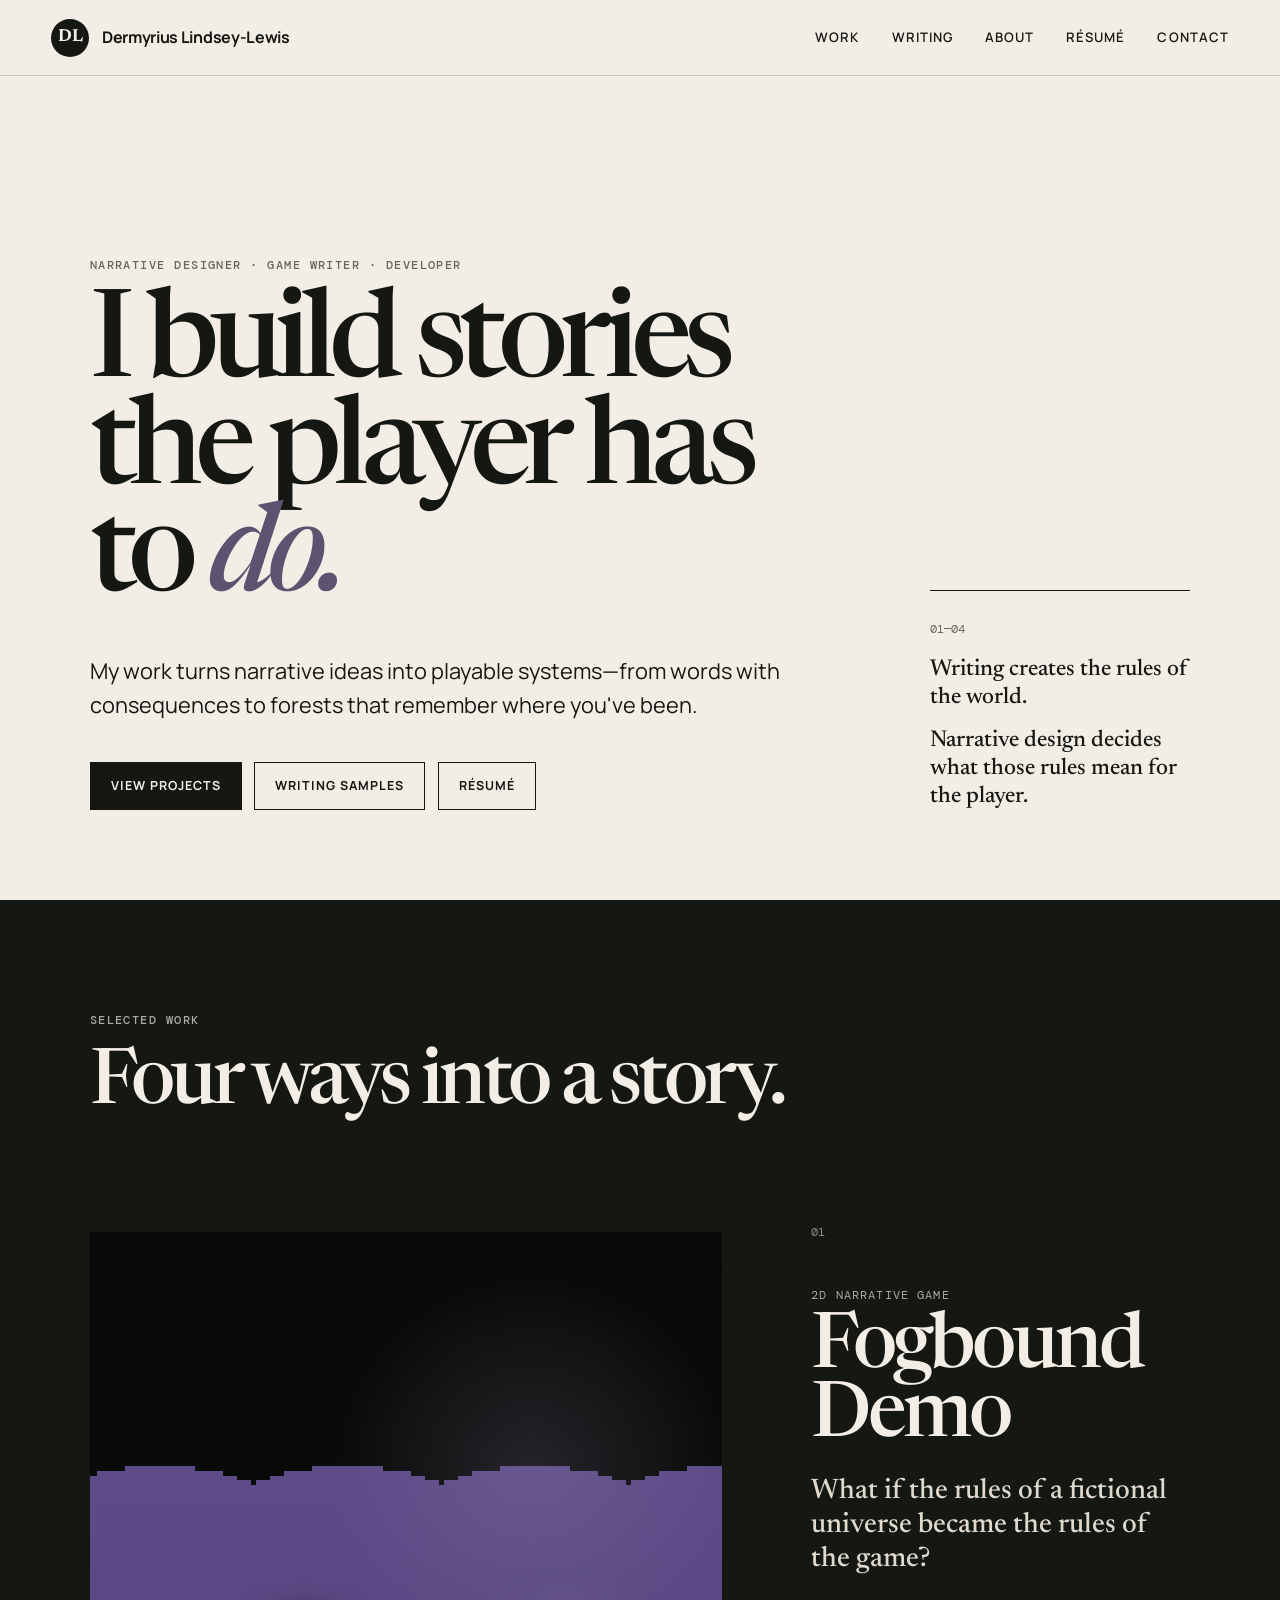
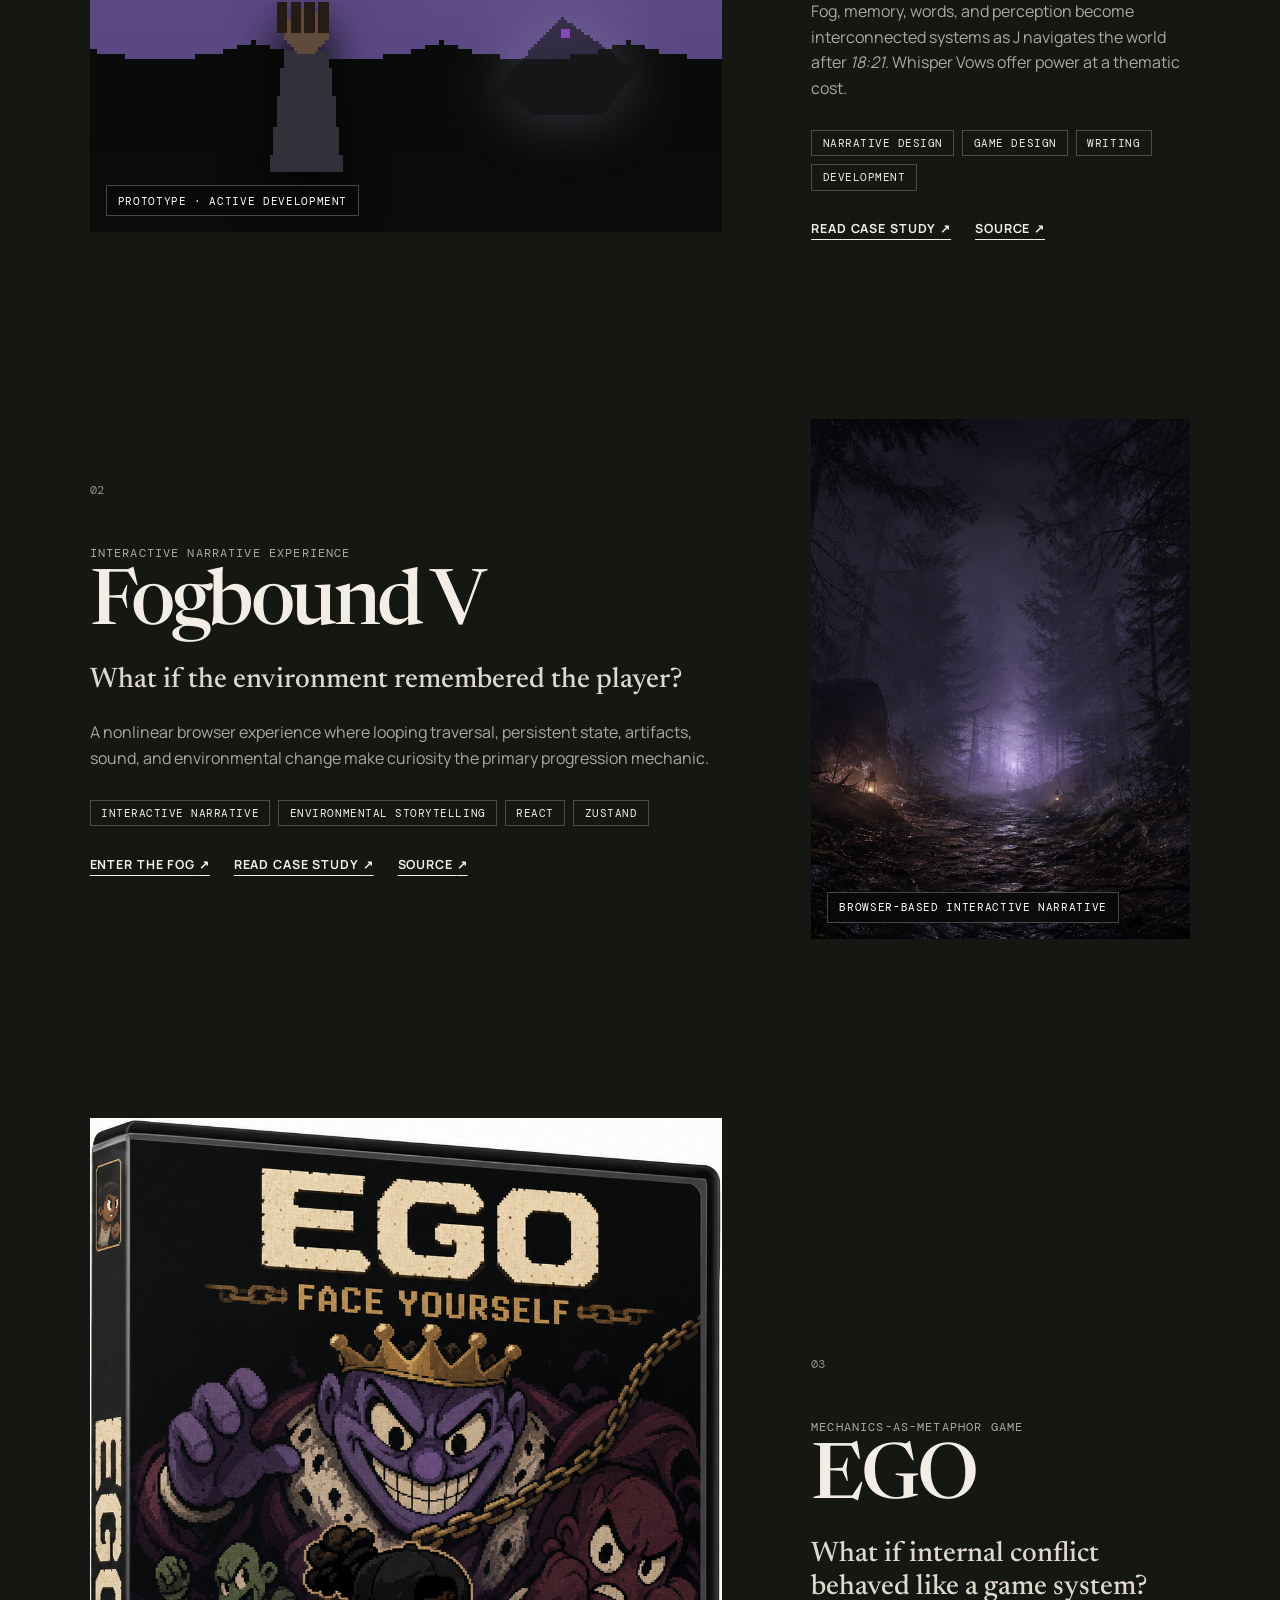
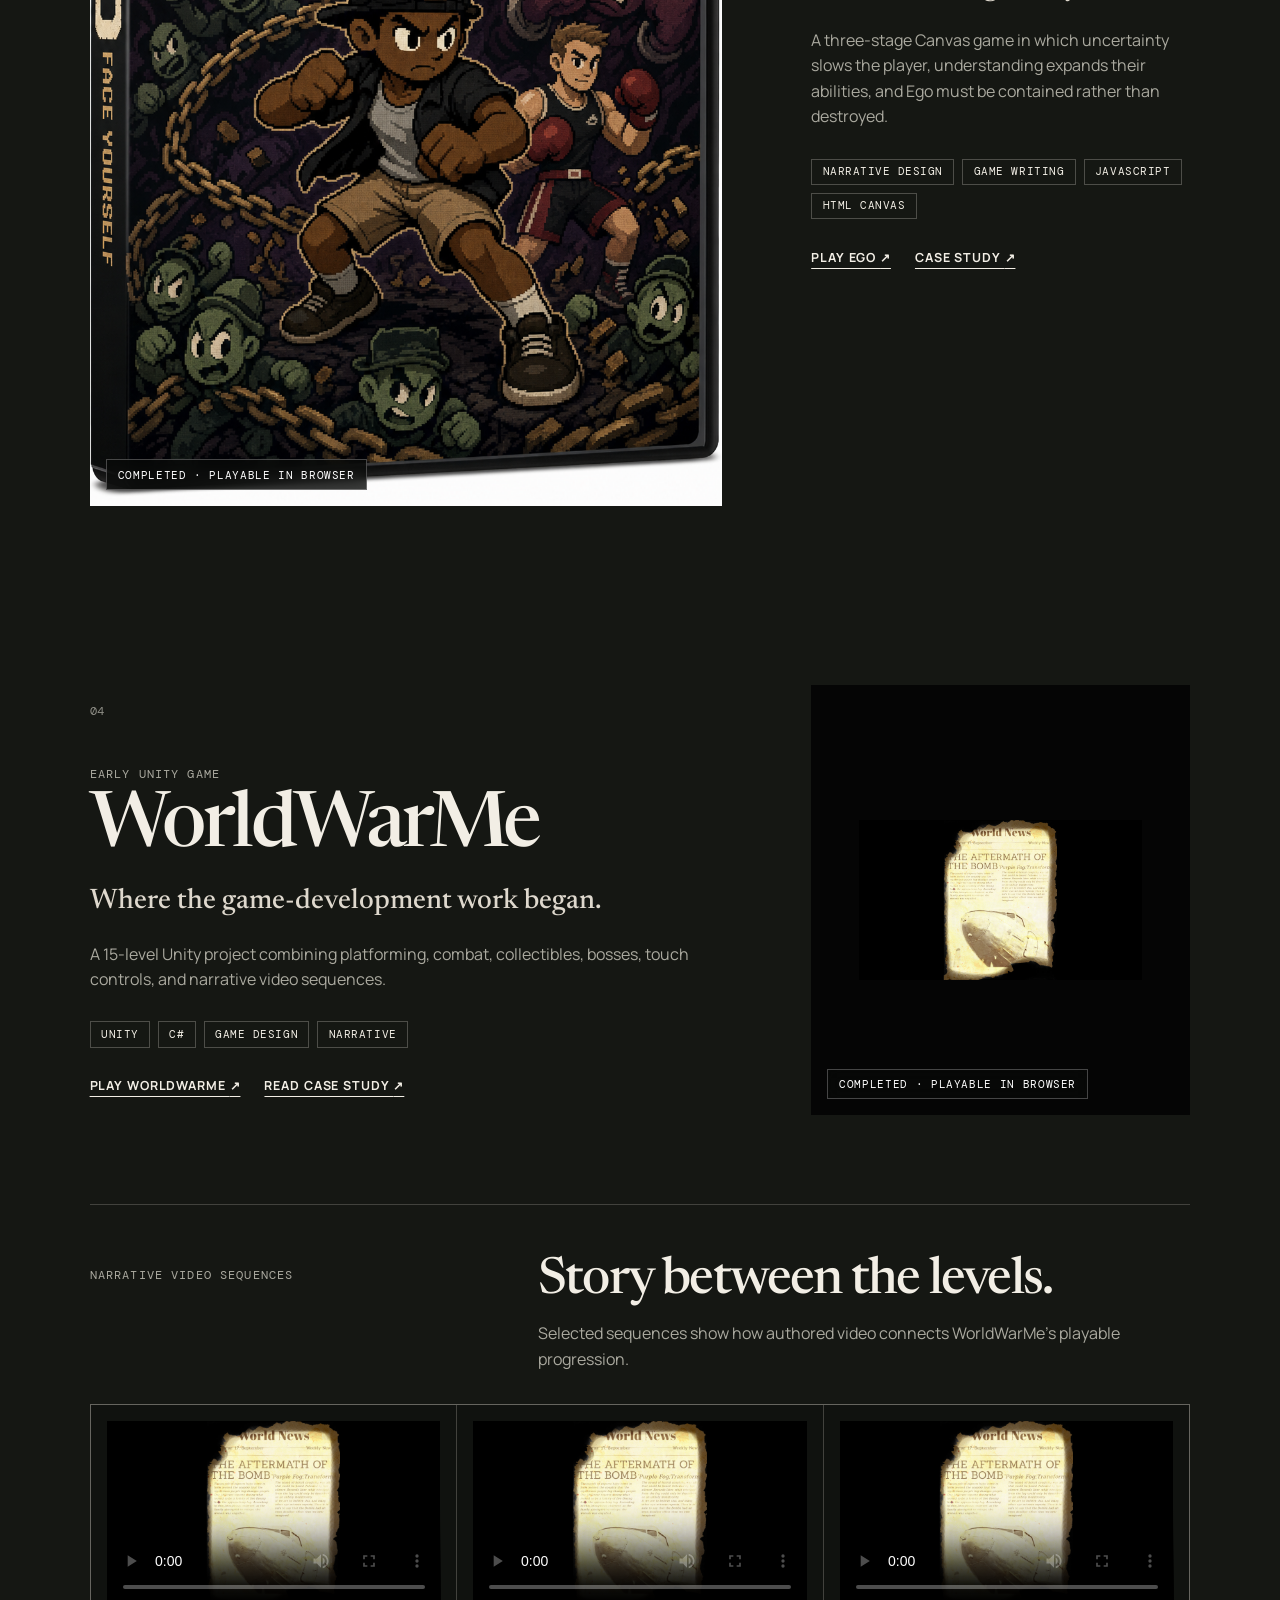
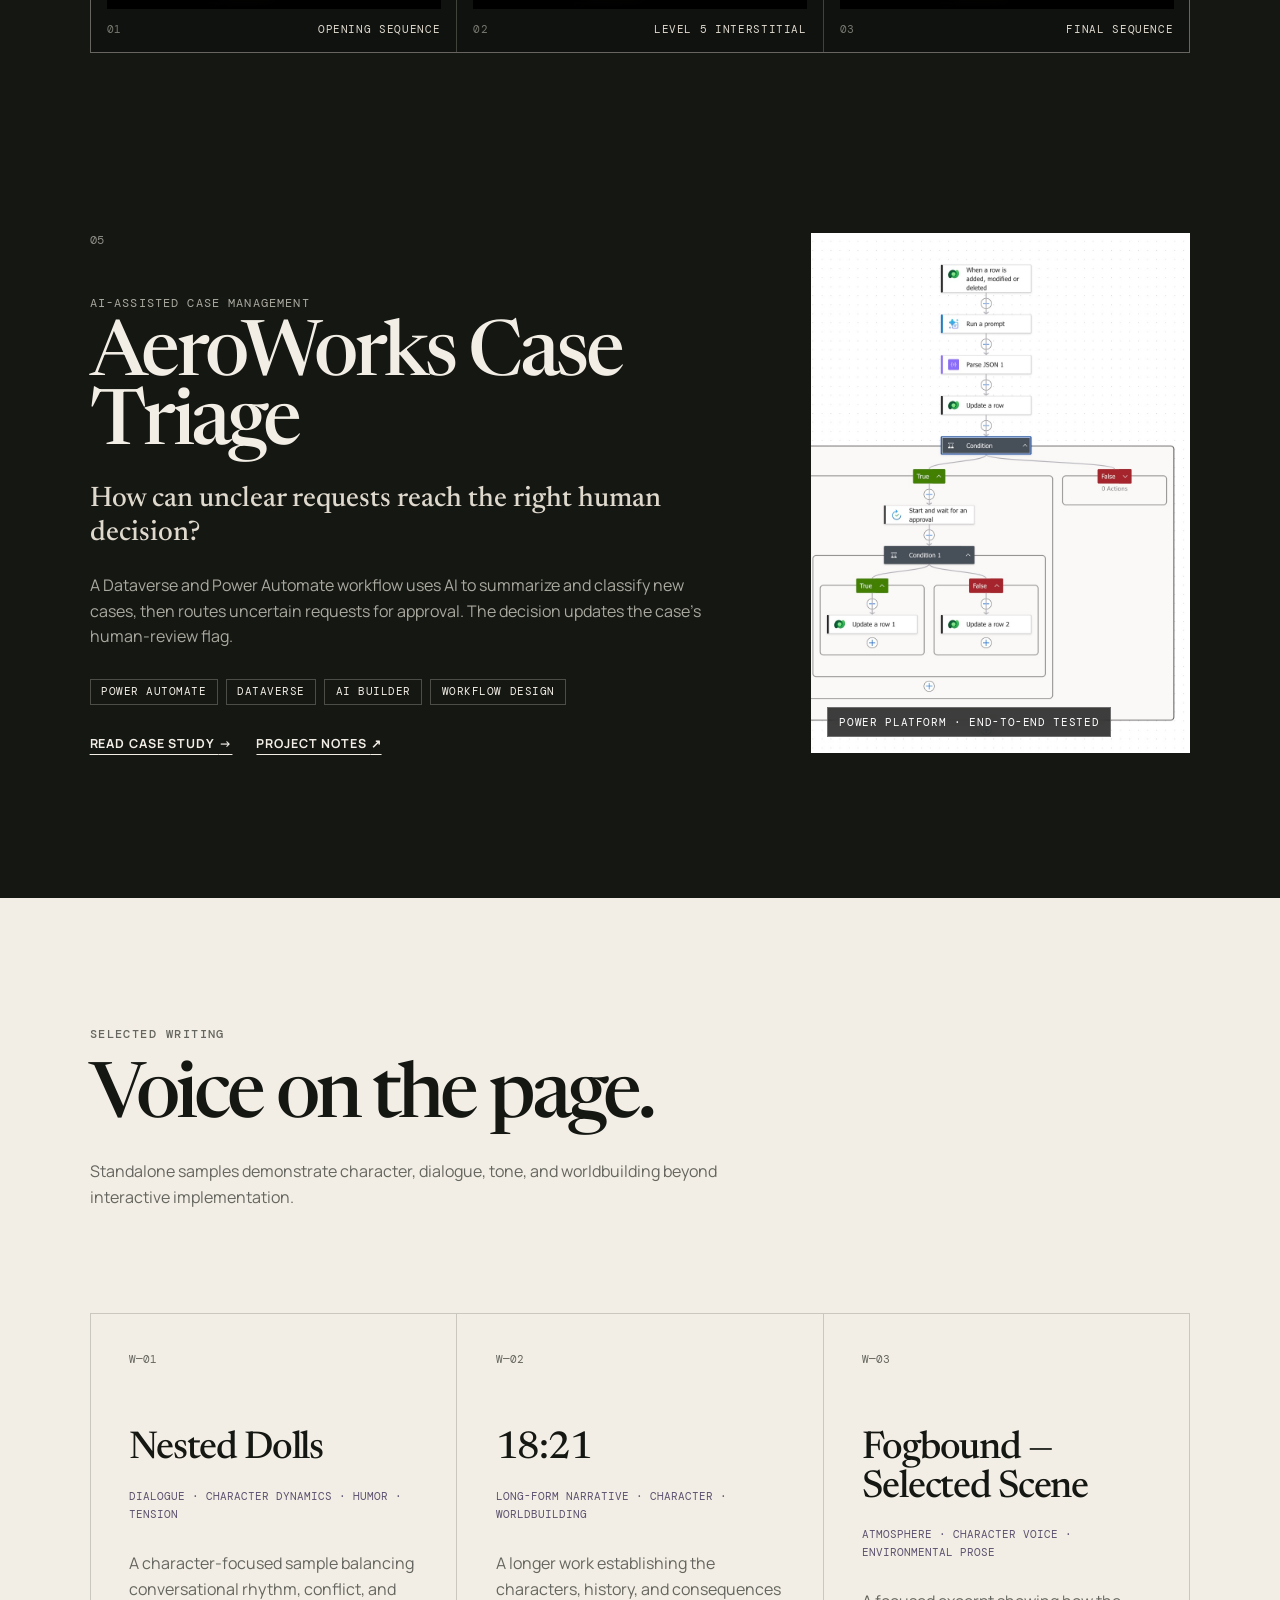
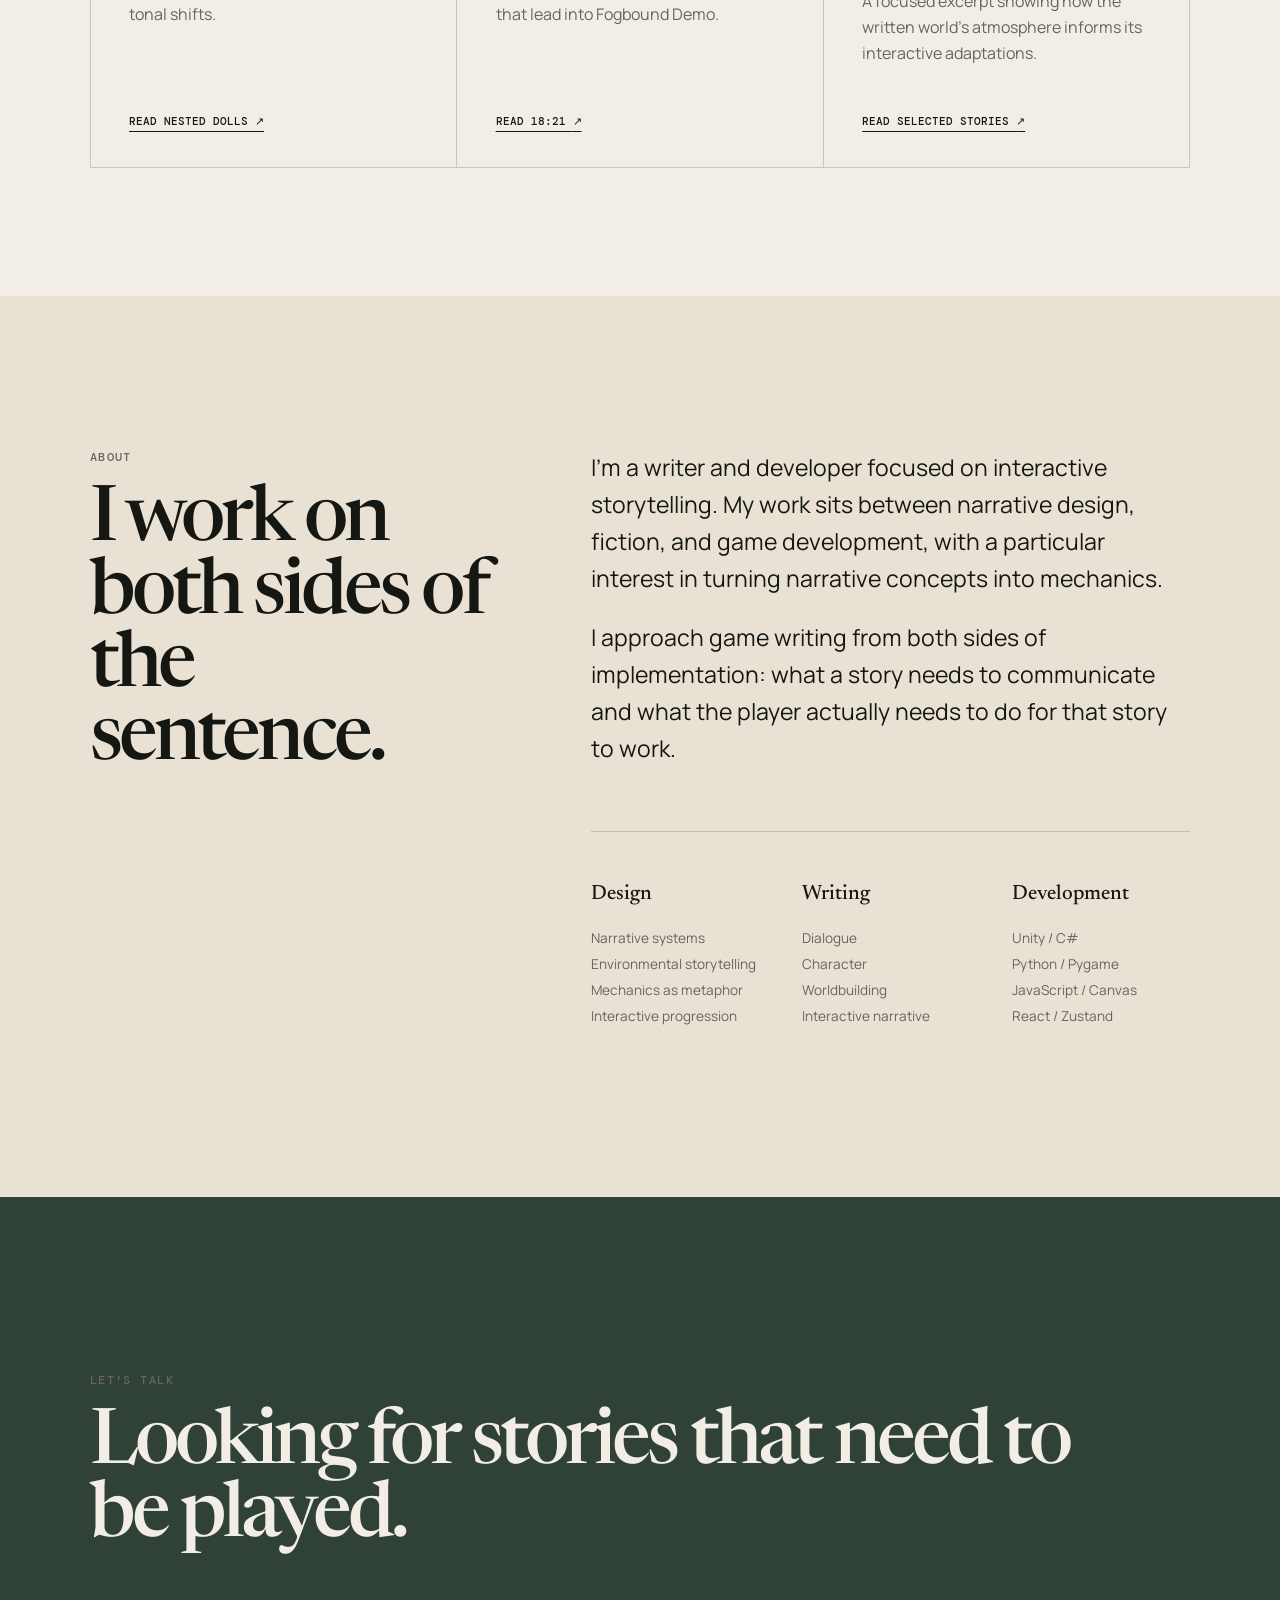
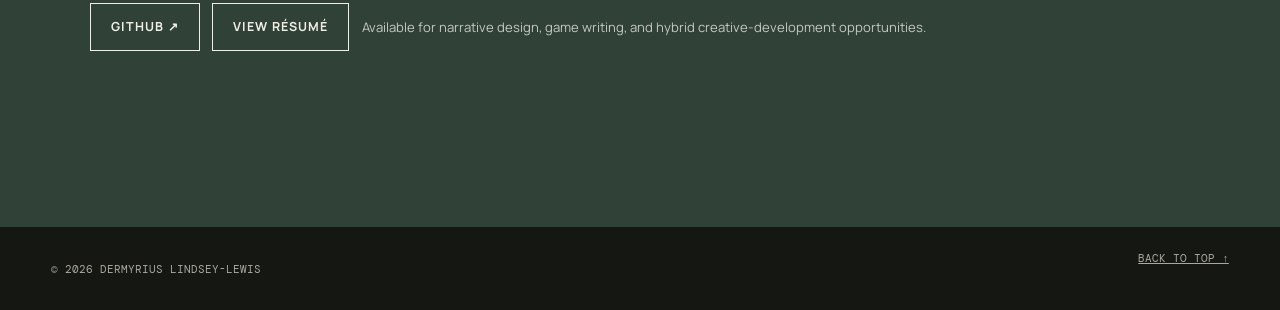
<file: index.html>
<!doctype html>
<html lang="en">
  <head>
    <meta charset="UTF-8" />
    <meta name="viewport" content="width=device-width, initial-scale=1" />
    <meta name="description" content="Dermyrius Lindsey-Lewis — Narrative Designer, Game Writer, and Developer." />
    <meta name="theme-color" content="#f3efe6" />
    <title>Dermyrius Lindsey-Lewis — Narrative Designer</title>
    <link rel="preconnect" href="https://fonts.googleapis.com" />
    <link rel="preconnect" href="https://fonts.gstatic.com" crossorigin />
    <link href="https://fonts.googleapis.com/css2?family=DM+Mono:wght@400;500&family=Manrope:wght@400;500;600;700&family=Newsreader:opsz,wght@6..72,500;6..72,600&display=swap" rel="stylesheet" />
    <link rel="stylesheet" href="styles.css" />
    <script src="script.js" defer></script>
  </head>
  <body>
    <a class="skip-link" href="#main">Skip to work</a>

    <header class="site-header">
      <a class="wordmark" href="#top" aria-label="Dermyrius Lindsey-Lewis, home">
        <span>DL</span>
        <span class="wordmark-name">Dermyrius Lindsey-Lewis</span>
      </a>
      <button class="menu-toggle" aria-expanded="false" aria-controls="site-nav">Menu</button>
      <nav id="site-nav" aria-label="Main navigation">
        <a href="#work">Work</a>
        <a href="#writing">Writing</a>
        <a href="#about">About</a>
        <a href="resume.html">Résumé</a>
        <a href="#contact">Contact</a>
      </nav>
    </header>

    <main id="main">
      <section class="hero" id="top">
        <div class="hero-copy reveal">
          <p class="eyebrow">Narrative Designer · Game Writer · Developer</p>
          <h1>I build stories the player has to <em>do.</em></h1>
          <p class="hero-intro">My work turns narrative ideas into playable systems—from words with consequences to forests that remember where you've been.</p>
          <div class="hero-actions">
            <a class="button button-dark" href="#work">View projects</a>
            <a class="button button-light" href="#writing">Writing samples</a>
            <a class="button button-light" href="resume.html">Résumé</a>
          </div>
        </div>
        <div class="hero-note reveal" aria-label="Design focus">
          <span class="note-number">01—04</span>
          <p>Writing creates the rules of the world.</p>
          <p>Narrative design decides what those rules mean for the player.</p>
        </div>
      </section>

      <section class="work-section" id="work">
        <div class="section-heading reveal">
          <p class="eyebrow">Selected work</p>
          <h2>Four ways into a story.</h2>
        </div>

        <article class="project project-featured reveal">
          <a class="project-visual demo-scene" href="https://github.com/dlindsey251/fogbound_demo" target="_blank" rel="noreferrer" aria-label="View Fogbound Demo case study on GitHub">
            <img class="demo-layer demo-far" src="assets/demo-far.png" alt="" />
            <img class="demo-layer demo-mid" src="assets/demo-mid.png" alt="" />
            <img class="demo-layer demo-front" src="assets/demo-front.png" alt="" />
            <img class="demo-character" src="assets/demo-j.png" alt="J holding his Relic in the forest" />
            <img class="demo-beast" src="assets/demo-beast.png" alt="The Beast watching from the fog" />
            <span class="visual-label">Prototype · Active development</span>
          </a>
          <div class="project-copy">
            <div class="project-index">01</div>
            <p class="project-type">2D Narrative Game</p>
            <h3>Fogbound Demo</h3>
            <p class="project-question">What if the rules of a fictional universe became the rules of the game?</p>
            <p>Fog, memory, words, and perception become interconnected systems as J navigates the world after <em>18:21</em>. Whisper Vows offer power at a thematic cost.</p>
            <ul class="tags" aria-label="Disciplines">
              <li>Narrative Design</li><li>Game Design</li><li>Writing</li><li>Development</li>
            </ul>
            <div class="project-links">
              <a href="https://github.com/dlindsey251/fogbound_demo#readme" target="_blank" rel="noreferrer">Read case study <span>↗</span></a>
              <a href="https://github.com/dlindsey251/fogbound_demo" target="_blank" rel="noreferrer">Source <span>↗</span></a>
            </div>
          </div>
        </article>

        <article class="project project-reverse reveal">
          <a class="project-visual" href="https://fogboundstories.com/?enter=fog" target="_blank" rel="noreferrer" aria-label="Enter the Fogbound V forest experience">
            <img src="assets/fogbound-v.png" alt="A lantern-lit trail disappearing into a fogbound forest" />
            <span class="visual-label">Browser-based interactive narrative</span>
          </a>
          <div class="project-copy">
            <div class="project-index">02</div>
            <p class="project-type">Interactive Narrative Experience</p>
            <h3>Fogbound V</h3>
            <p class="project-question">What if the environment remembered the player?</p>
            <p>A nonlinear browser experience where looping traversal, persistent state, artifacts, sound, and environmental change make curiosity the primary progression mechanic.</p>
            <ul class="tags"><li>Interactive Narrative</li><li>Environmental Storytelling</li><li>React</li><li>Zustand</li></ul>
            <div class="project-links">
              <a href="https://fogboundstories.com/?enter=fog" target="_blank" rel="noreferrer">Enter the Fog <span>↗</span></a>
              <a href="https://github.com/dlindsey251/fogbound-v#readme" target="_blank" rel="noreferrer">Read case study <span>↗</span></a>
              <a href="https://github.com/dlindsey251/fogbound-v" target="_blank" rel="noreferrer">Source <span>↗</span></a>
            </div>
          </div>
        </article>

        <article class="project reveal">
          <a class="project-visual ego-visual" href="https://ego-lime.vercel.app" target="_blank" rel="noreferrer">
            <img src="assets/ego-box-art.png" alt="EGO game box art featuring its characters and chain mechanic" />
            <span class="visual-label">Completed · Playable in browser</span>
          </a>
          <div class="project-copy">
            <div class="project-index">03</div>
            <p class="project-type">Mechanics-as-Metaphor Game</p>
            <h3>EGO</h3>
            <p class="project-question">What if internal conflict behaved like a game system?</p>
            <p>A three-stage Canvas game in which uncertainty slows the player, understanding expands their abilities, and Ego must be contained rather than destroyed.</p>
            <ul class="tags"><li>Narrative Design</li><li>Game Writing</li><li>JavaScript</li><li>HTML Canvas</li></ul>
            <div class="project-links">
              <a href="https://ego-lime.vercel.app" target="_blank" rel="noreferrer">Play EGO <span>↗</span></a>
              <a href="https://github.com/dlindsey251/ego#readme" target="_blank" rel="noreferrer">Case study <span>↗</span></a>
            </div>
          </div>
        </article>

        <article class="project project-compact project-reverse reveal">
          <a class="project-visual worldwarme-visual" href="https://worldwarme-game.vercel.app" target="_blank" rel="noreferrer">
            <img src="assets/worldwarme.png" alt="A burned newspaper reporting the aftermath of the bomb in WorldWarMe" />
            <span class="visual-label">Completed · Playable in browser</span>
          </a>
          <div class="project-copy">
            <div class="project-index">04</div>
            <p class="project-type">Early Unity Game</p>
            <h3>WorldWarMe</h3>
            <p class="project-question">Where the game-development work began.</p>
            <p>A 15-level Unity project combining platforming, combat, collectibles, bosses, touch controls, and narrative video sequences.</p>
            <ul class="tags"><li>Unity</li><li>C#</li><li>Game Design</li><li>Narrative</li></ul>
            <div class="project-links">
              <a href="https://worldwarme-game.vercel.app" target="_blank" rel="noreferrer">Play WorldWarMe <span>↗</span></a>
              <a href="https://github.com/dlindsey251/worldwarme-project#readme" target="_blank" rel="noreferrer">Read case study <span>↗</span></a>
            </div>
          </div>
          <section class="worldwarme-media" aria-labelledby="worldwarme-videos-title">
            <div class="worldwarme-media-heading">
              <p class="project-type">Narrative video sequences</p>
              <h4 id="worldwarme-videos-title">Story between the levels.</h4>
              <p>Selected sequences show how authored video connects WorldWarMe's playable progression.</p>
            </div>
            <div class="worldwarme-video-grid">
              <figure>
                <video controls preload="metadata" playsinline poster="assets/worldwarme.png">
                  <source src="https://worldwarme-game.vercel.app/StreamingAssets/Videos/intro.mp4" type="video/mp4" />
                  <a href="https://worldwarme-game.vercel.app/StreamingAssets/Videos/intro.mp4">Watch the opening sequence</a>
                </video>
                <figcaption><span>01</span> Opening sequence</figcaption>
              </figure>
              <figure>
                <video controls preload="metadata" playsinline poster="assets/worldwarme.png">
                  <source src="https://worldwarme-game.vercel.app/StreamingAssets/Videos/level5.mp4" type="video/mp4" />
                  <a href="https://worldwarme-game.vercel.app/StreamingAssets/Videos/level5.mp4">Watch the Level 5 interstitial</a>
                </video>
                <figcaption><span>02</span> Level 5 interstitial</figcaption>
              </figure>
              <figure>
                <video controls preload="metadata" playsinline poster="assets/worldwarme.png">
                  <source src="https://worldwarme-game.vercel.app/StreamingAssets/Videos/ending.mp4" type="video/mp4" />
                  <a href="https://worldwarme-game.vercel.app/StreamingAssets/Videos/ending.mp4">Watch the final sequence</a>
                </video>
                <figcaption><span>03</span> Final sequence</figcaption>
              </figure>
            </div>
          </section>
        </article>
        <article class="project project-reverse reveal" id="aeroworks">
          <a class="project-visual" href="aeroworks-case-study.html" aria-label="Read the AeroWorks AI case triage case study">
            <img src="assets/aeroworks/flow-layout.jpg" alt="Power Automate flow with AI analysis, approval, and separate approved and rejected update branches" />
            <span class="visual-label">Power Platform · End-to-end tested</span>
          </a>
          <div class="project-copy">
            <div class="project-index">05</div>
            <p class="project-type">AI-Assisted Case Management</p>
            <h3>AeroWorks Case Triage</h3>
            <p class="project-question">How can unclear requests reach the right human decision?</p>
            <p>A Dataverse and Power Automate workflow uses AI to summarize and classify new cases, then routes uncertain requests for approval. The decision updates the case’s human-review flag.</p>
            <ul class="tags"><li>Power Automate</li><li>Dataverse</li><li>AI Builder</li><li>Workflow Design</li></ul>
            <div class="project-links">
              <a href="aeroworks-case-study.html">Read case study <span>→</span></a>
              <a href="https://github.com/dlindsey251/dermyrius-portfolio/tree/main/projects/aeroworks-case-triage" target="_blank" rel="noreferrer">Project notes <span>↗</span></a>
            </div>
          </div>
        </article>
      </section>

      <section class="writing-section" id="writing">
        <div class="section-heading reveal">
          <p class="eyebrow">Selected writing</p>
          <h2>Voice on the page.</h2>
          <p>Standalone samples demonstrate character, dialogue, tone, and worldbuilding beyond interactive implementation.</p>
        </div>
        <div class="writing-grid">
          <article class="writing-card reveal">
            <span class="sample-number">W—01</span>
            <h3>Nested Dolls</h3>
            <p class="sample-focus">Dialogue · Character dynamics · Humor · Tension</p>
            <p>A character-focused sample balancing conversational rhythm, conflict, and tonal shifts.</p>
            <a class="sample-link" href="https://github.com/dlindsey251/fogbound-v/blob/main/public/Nested%20Dolls--.pdf" target="_blank" rel="noreferrer">Read Nested Dolls <span>↗</span></a>
          </article>
          <article class="writing-card reveal">
            <span class="sample-number">W—02</span>
            <h3>18:21</h3>
            <p class="sample-focus">Long-form narrative · Character · Worldbuilding</p>
            <p>A longer work establishing the characters, history, and consequences that lead into Fogbound Demo.</p>
            <a class="sample-link" href="https://github.com/dlindsey251/fogbound-v/blob/main/public/Full%201821.pdf" target="_blank" rel="noreferrer">Read 18:21 <span>↗</span></a>
          </article>
          <article class="writing-card reveal">
            <span class="sample-number">W—03</span>
            <h3>Fogbound — Selected Scene</h3>
            <p class="sample-focus">Atmosphere · Character voice · Environmental prose</p>
            <p>A focused excerpt showing how the written world's atmosphere informs its interactive adaptations.</p>
            <a class="sample-link" href="https://github.com/dlindsey251/fogbound-v/blob/main/public/Fogbound%20V%20Entry%20Stories.pdf" target="_blank" rel="noreferrer">Read selected stories <span>↗</span></a>
          </article>
        </div>
      </section>

      <section class="about-section" id="about">
        <div class="about-title reveal">
          <p class="eyebrow">About</p>
          <h2>I work on both sides of the sentence.</h2>
        </div>
        <div class="about-copy reveal">
          <p>I'm a writer and developer focused on interactive storytelling. My work sits between narrative design, fiction, and game development, with a particular interest in turning narrative concepts into mechanics.</p>
          <p>I approach game writing from both sides of implementation: what a story needs to communicate and what the player actually needs to do for that story to work.</p>
          <div class="skill-columns">
            <div><h3>Design</h3><p>Narrative systems<br />Environmental storytelling<br />Mechanics as metaphor<br />Interactive progression</p></div>
            <div><h3>Writing</h3><p>Dialogue<br />Character<br />Worldbuilding<br />Interactive narrative</p></div>
            <div><h3>Development</h3><p>Unity / C#<br />Python / Pygame<br />JavaScript / Canvas<br />React / Zustand</p></div>
          </div>
        </div>
      </section>

      <section class="contact-section" id="contact">
        <p class="eyebrow reveal">Let's talk</p>
        <h2 class="reveal">Looking for stories that need to be played.</h2>
        <div class="contact-actions reveal">
          <a class="button button-light" href="https://github.com/dlindsey251" target="_blank" rel="noreferrer">GitHub ↗</a>
          <a class="button button-light" href="resume.html">View résumé</a>
          <span class="resume-note">Available for narrative design, game writing, and hybrid creative-development opportunities.</span>
        </div>
      </section>
    </main>

    <footer>
      <p>© <span id="year"></span> Dermyrius Lindsey-Lewis</p>
      <a href="#top">Back to top ↑</a>
    </footer>
  </body>
</html>
</file>
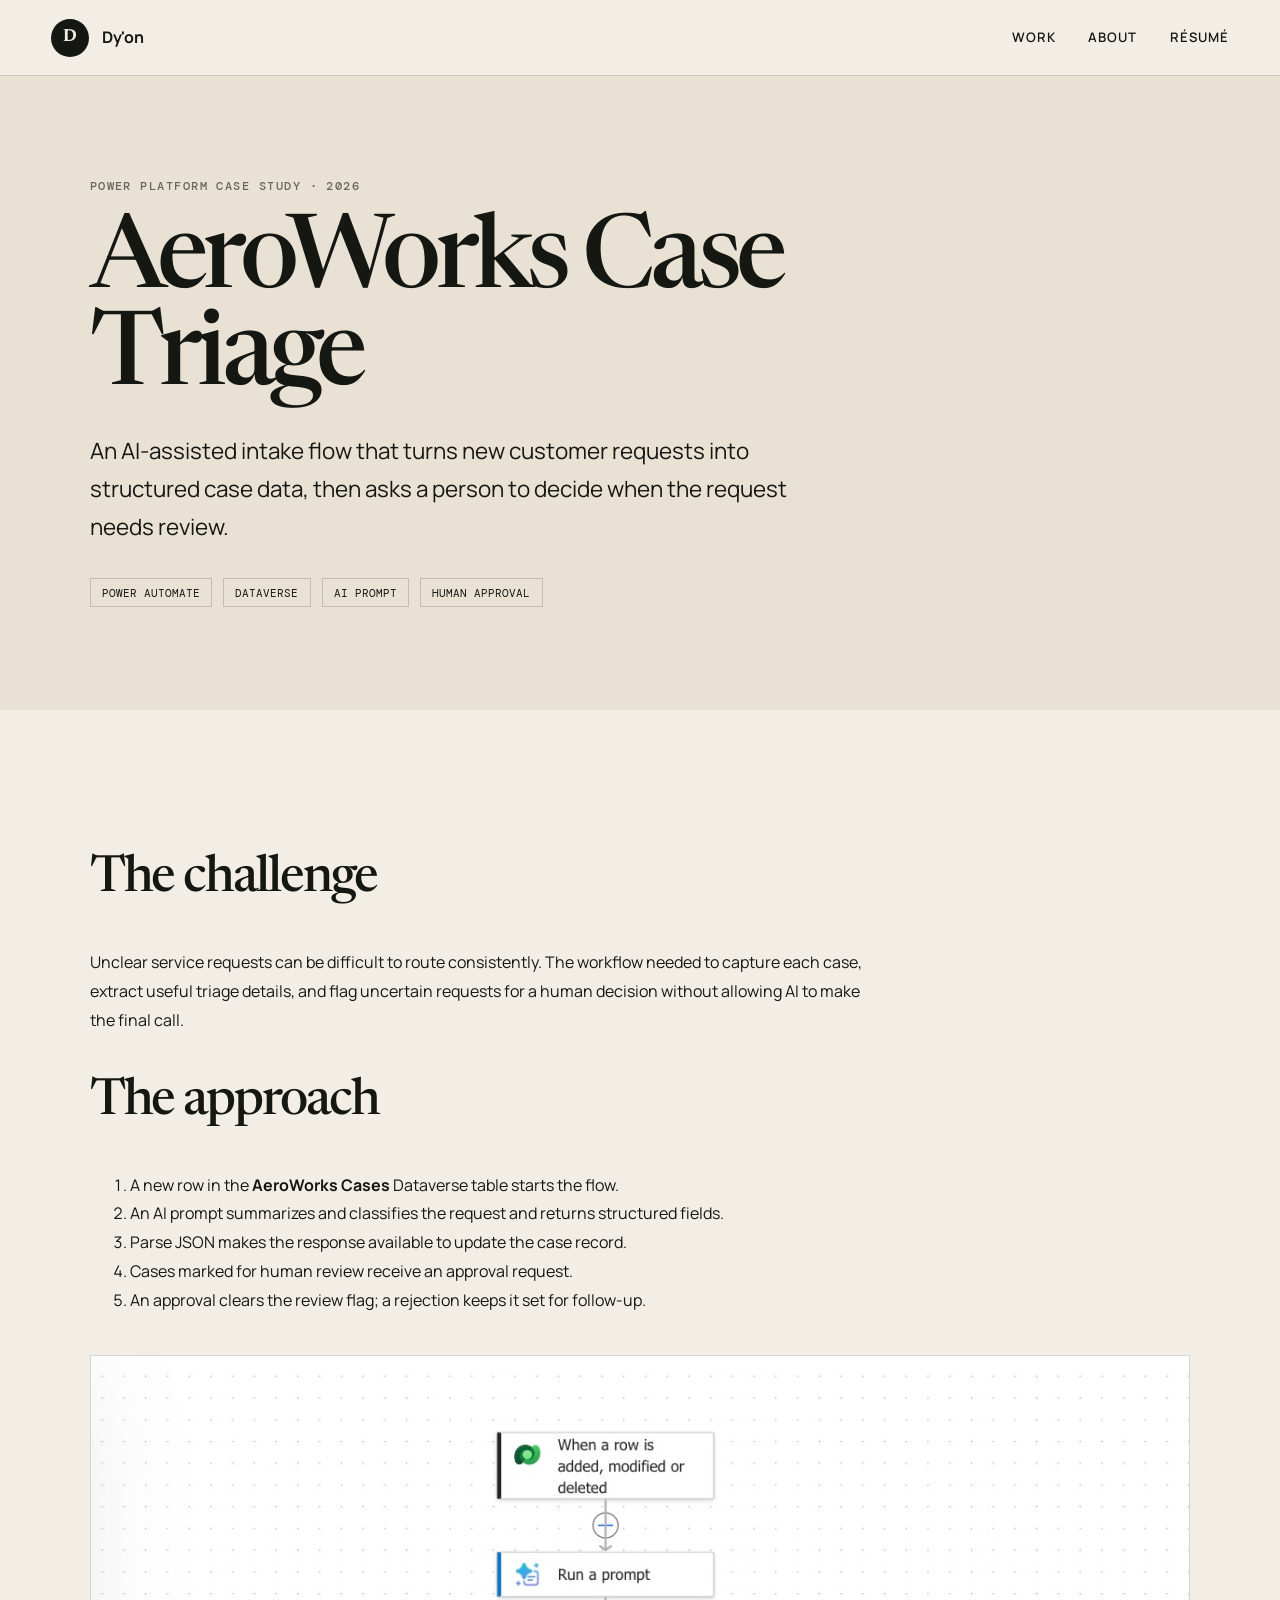
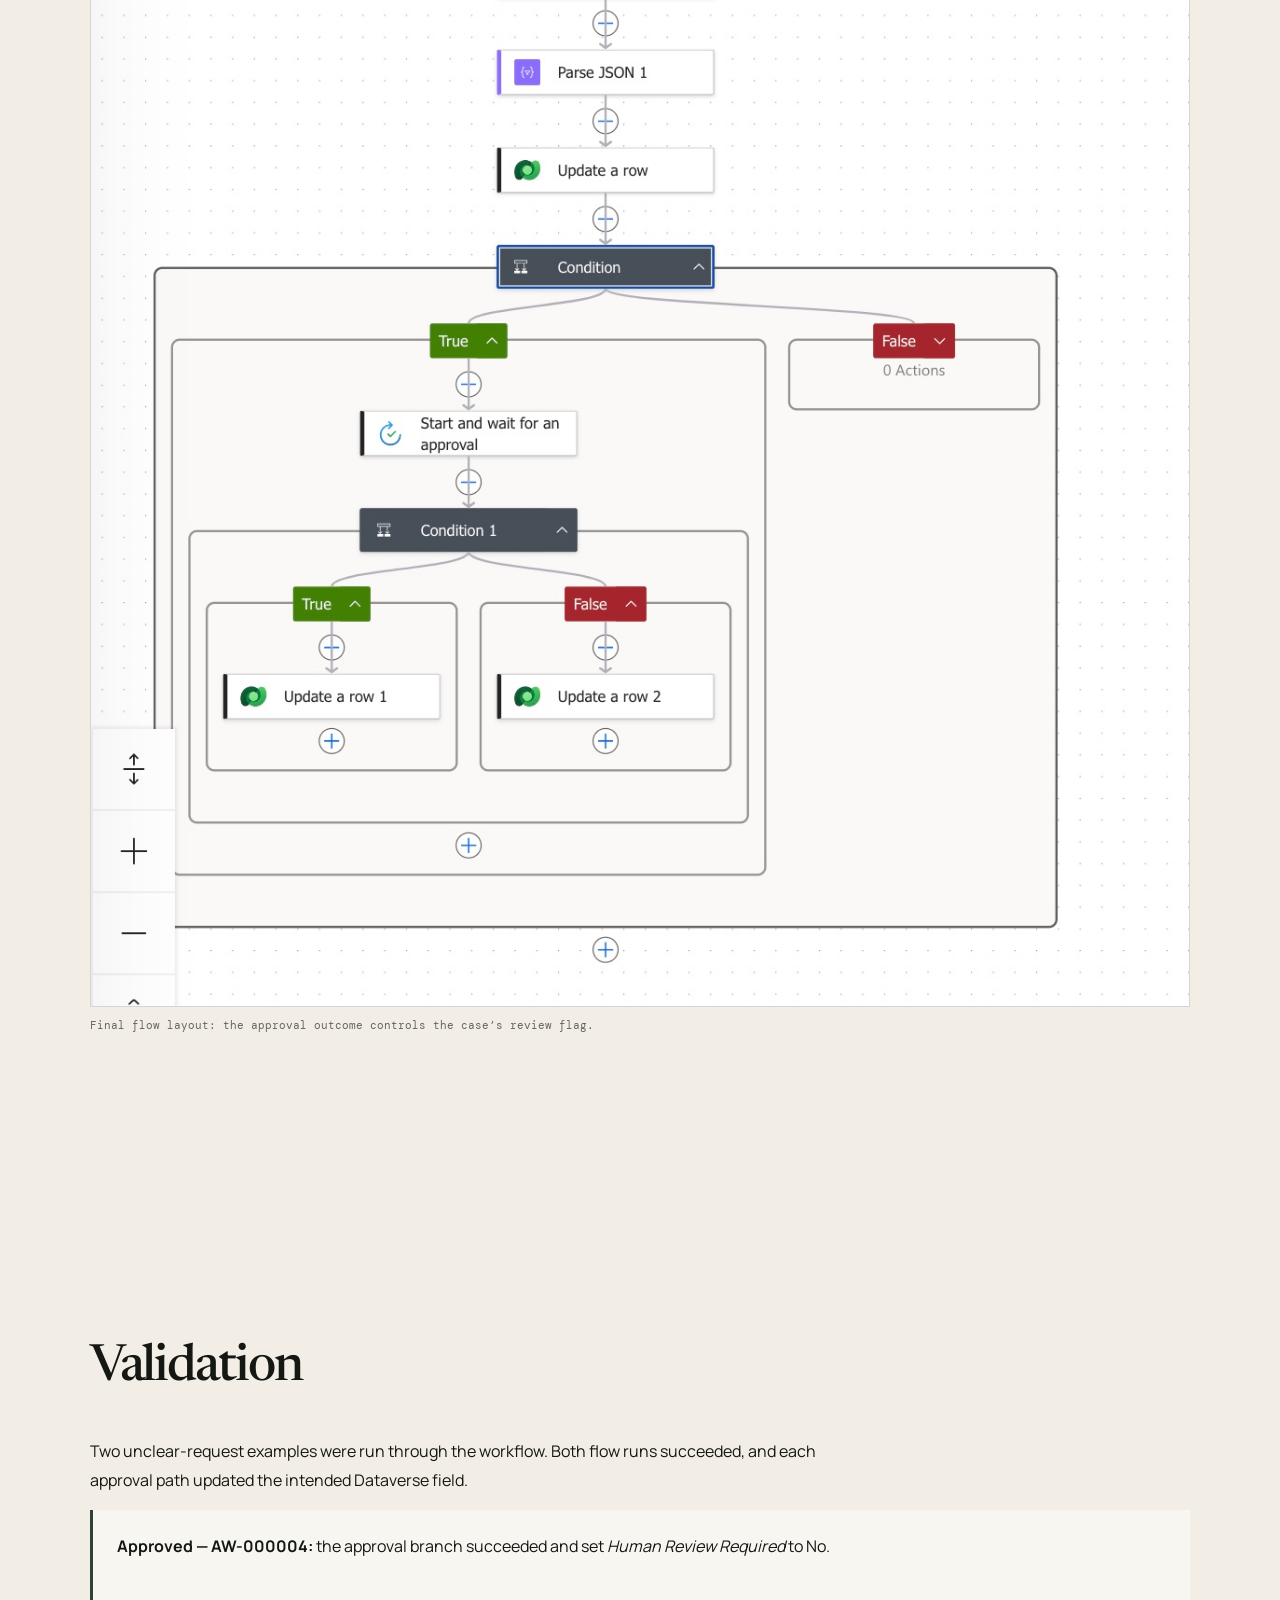
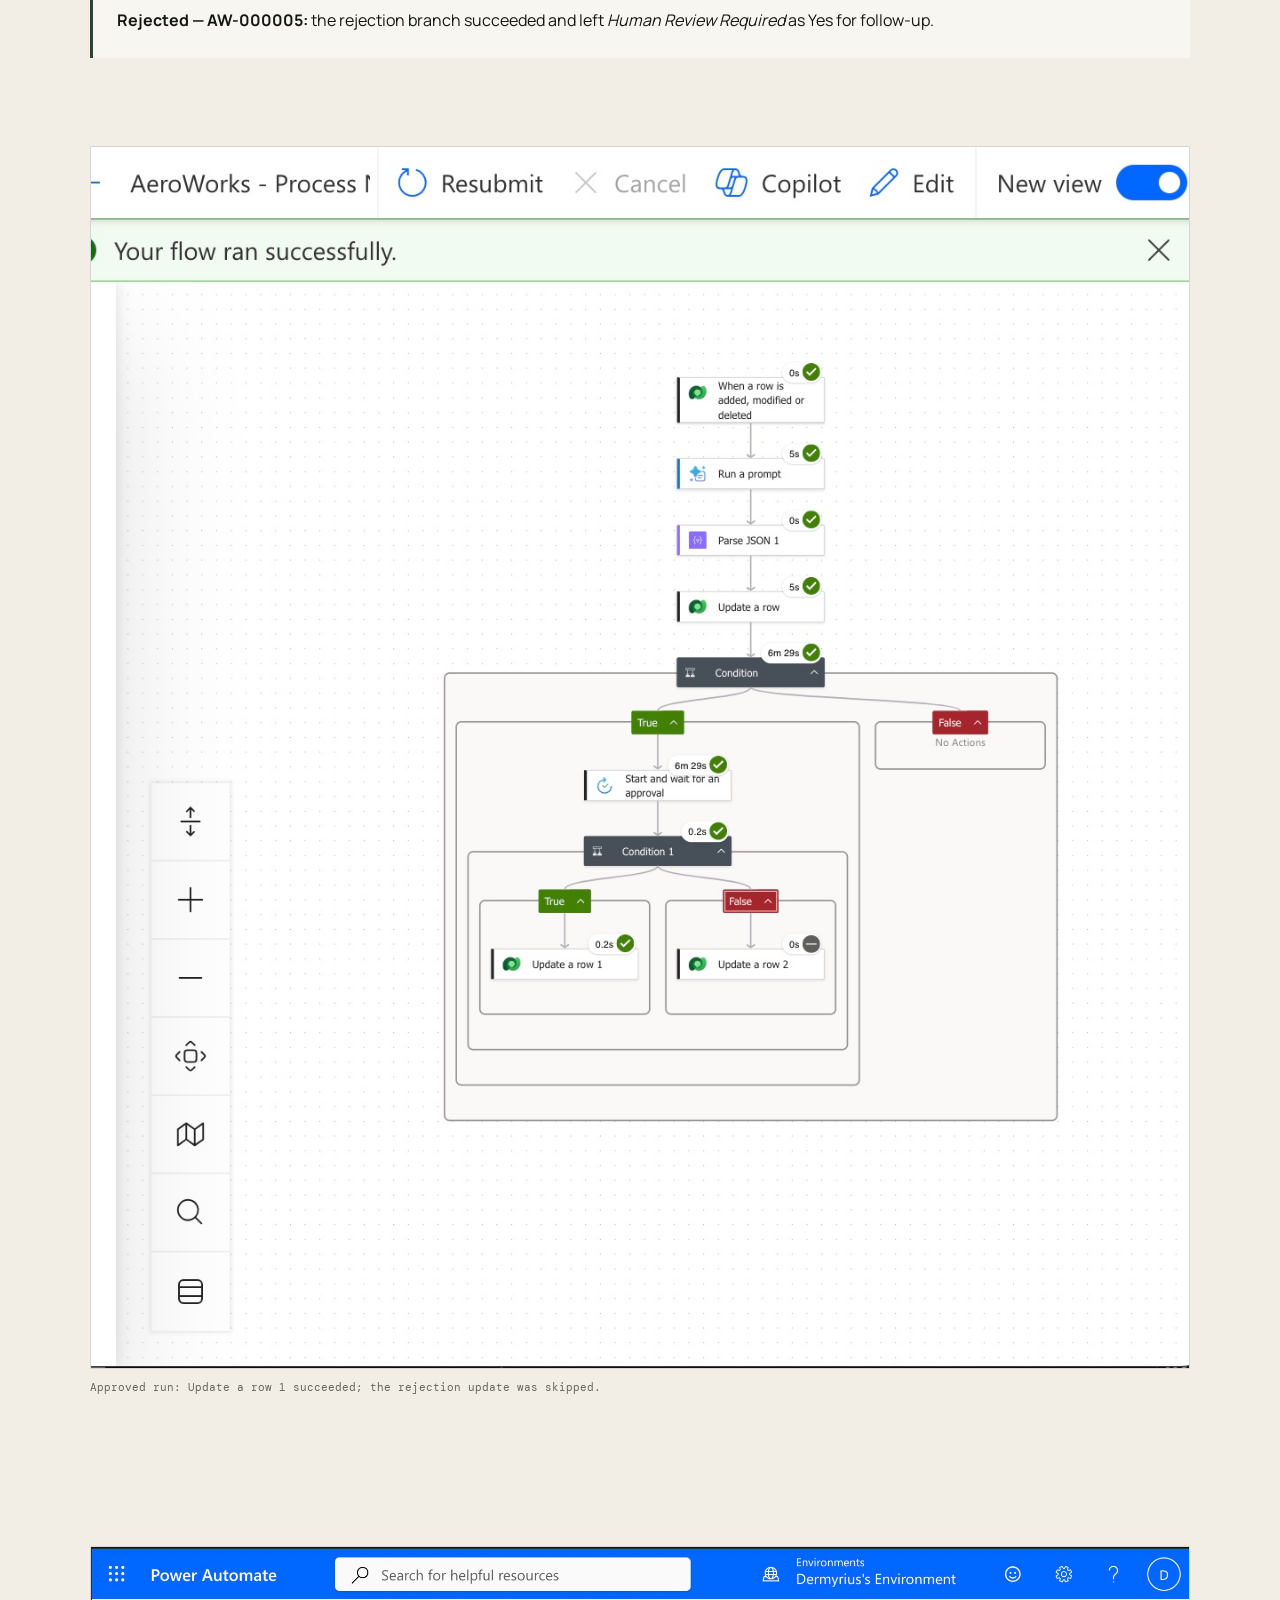
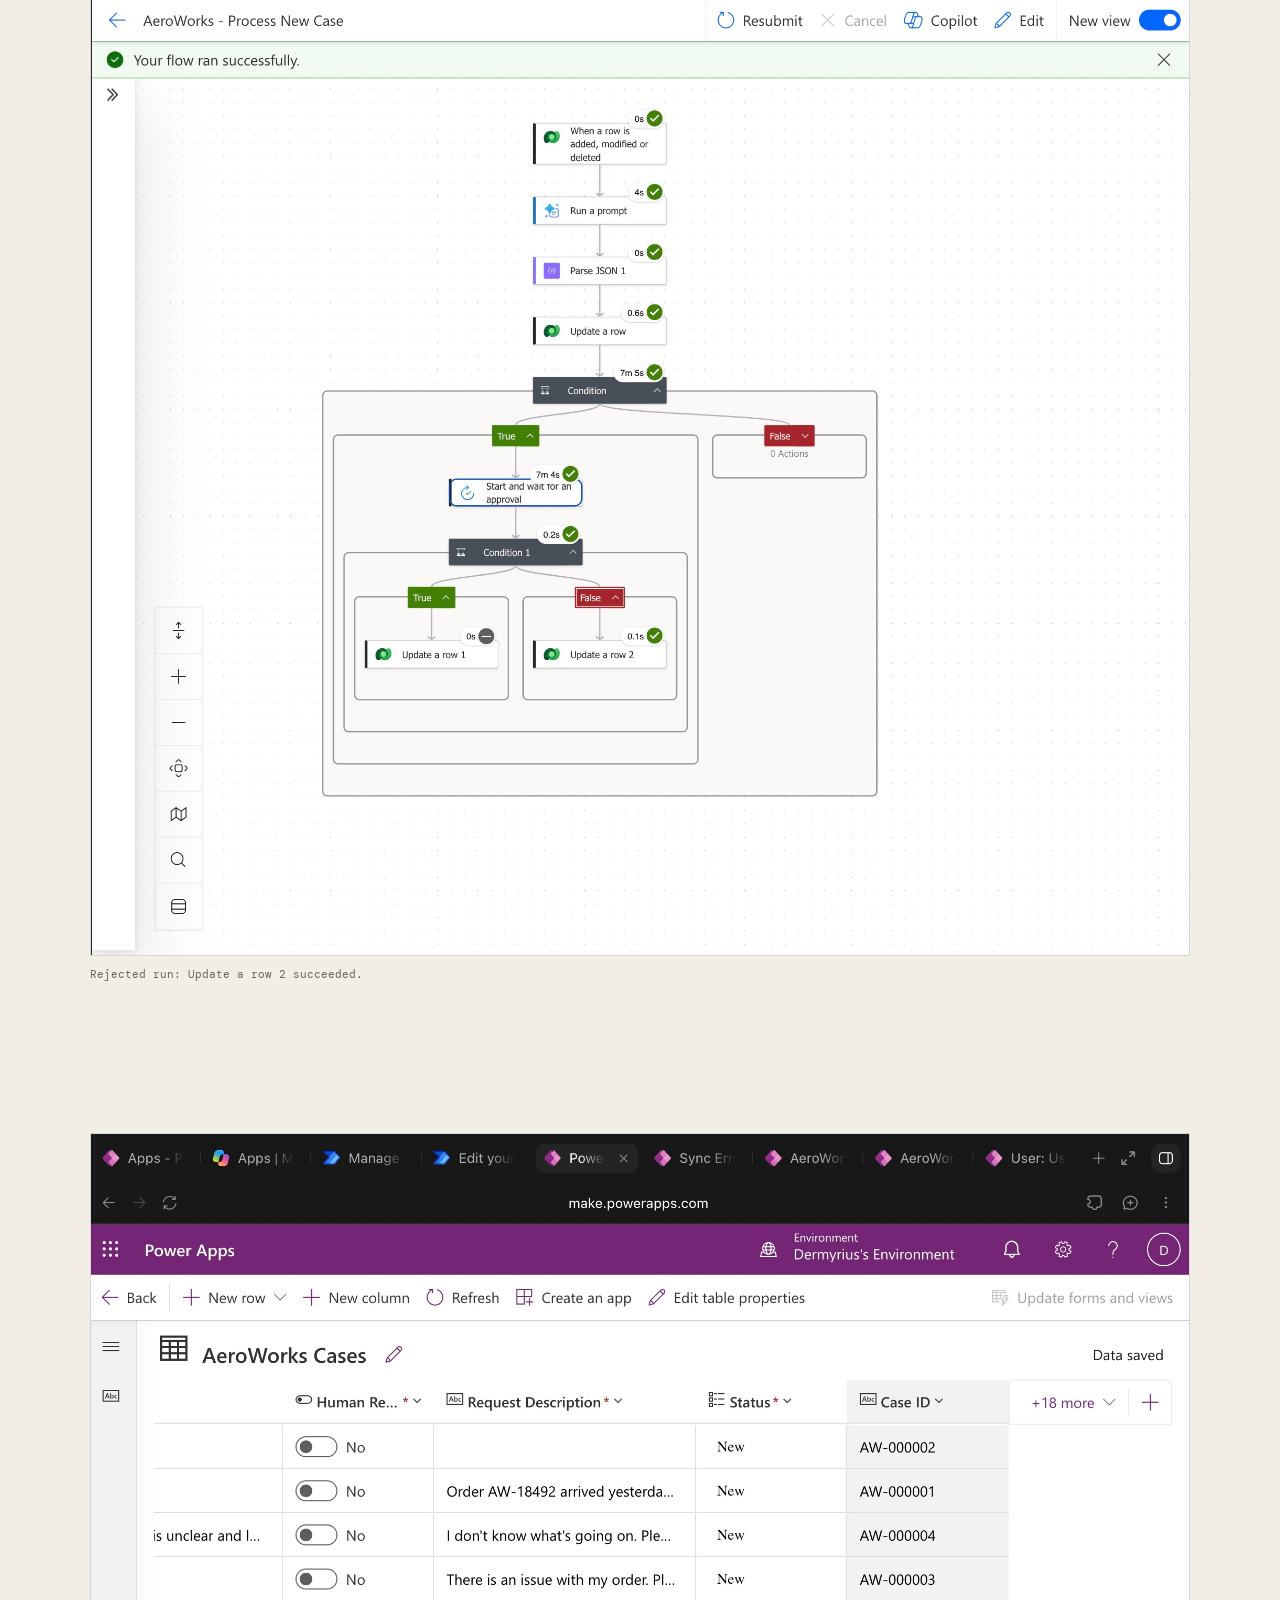
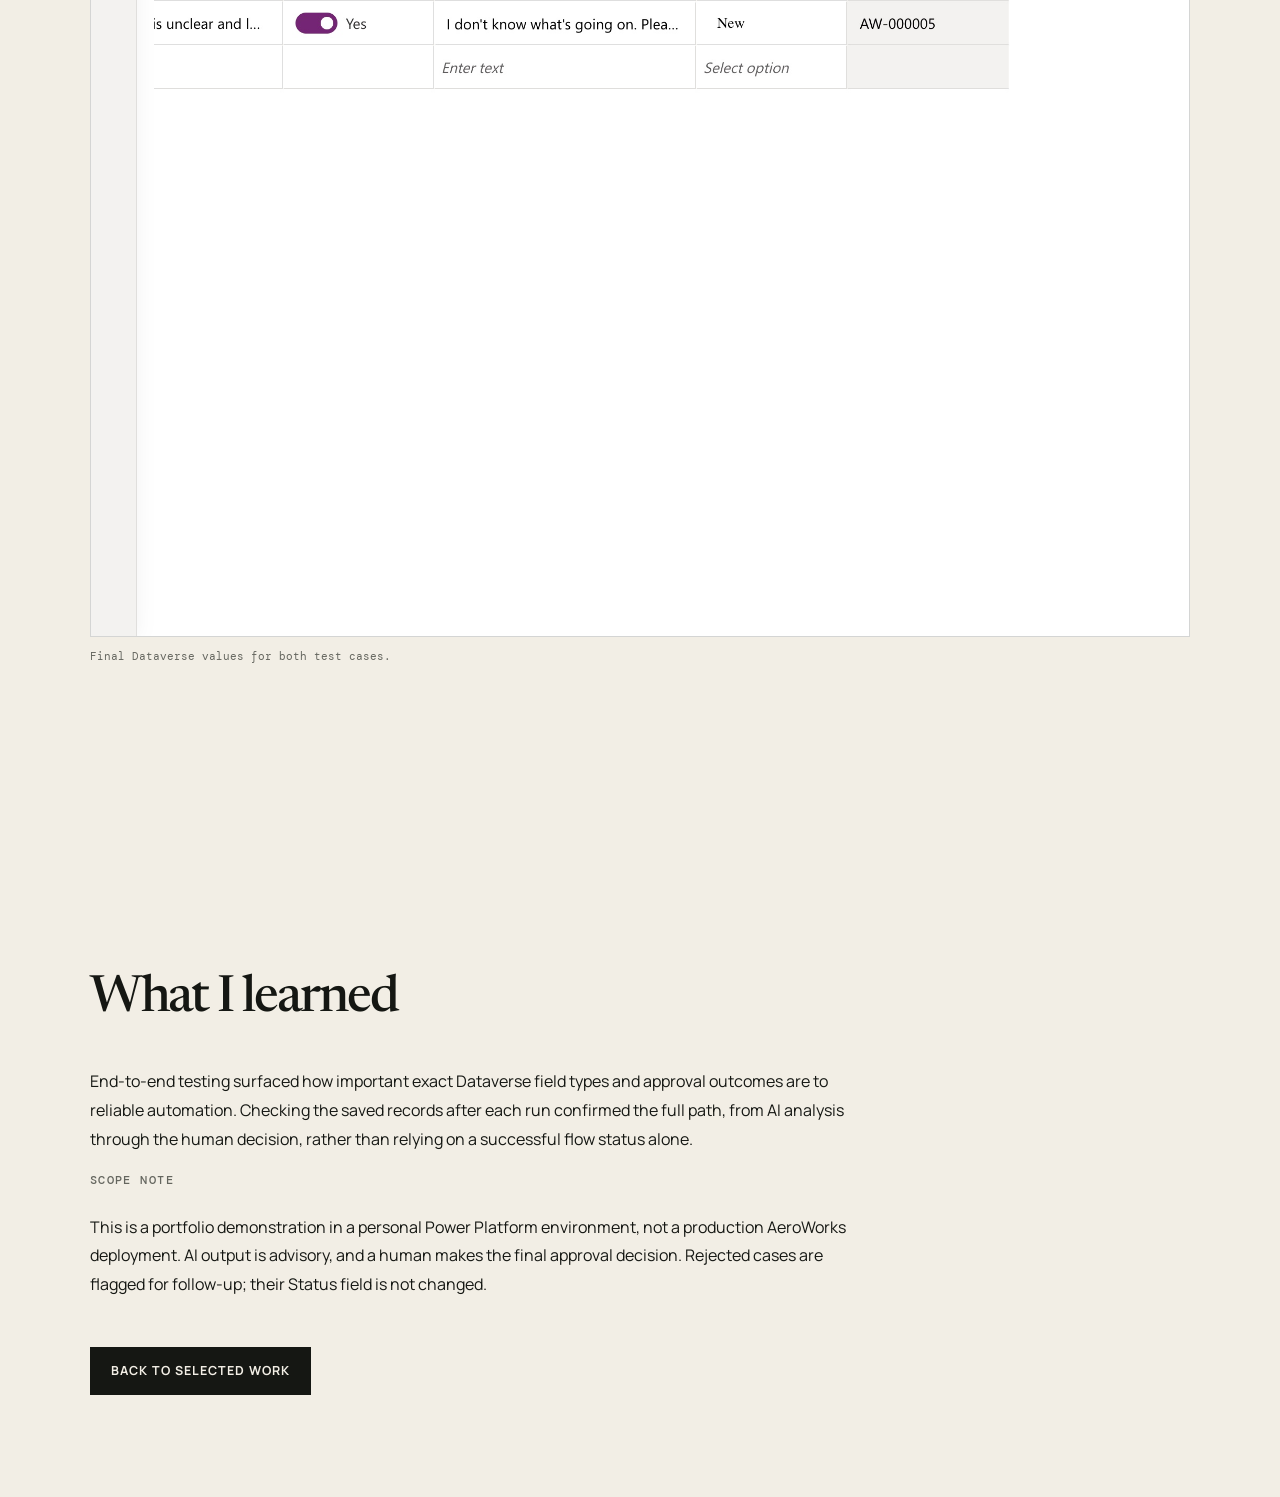
<file: aeroworks-case-study.html>
<!doctype html>
<html lang="en">
  <head>
    <meta charset="utf-8" />
    <meta name="viewport" content="width=device-width, initial-scale=1" />
    <meta name="description" content="A Power Platform case study: AI-assisted AeroWorks case triage with Dataverse, Power Automate, and human approval." />
    <meta name="theme-color" content="#f2eee5" />
    <title>AeroWorks Case Triage — Dy'on</title>
    <link rel="preconnect" href="https://fonts.googleapis.com" />
    <link rel="preconnect" href="https://fonts.gstatic.com" crossorigin />
    <link href="https://fonts.googleapis.com/css2?family=DM+Mono:wght@400;500&family=Manrope:wght@400;500;600;700&family=Newsreader:opsz,wght@6..72,500;6..72,600&display=swap" rel="stylesheet" />
    <link rel="stylesheet" href="styles.css" />
    <style>
      .case-hero,.case-section{padding:clamp(3rem,8vw,7rem) clamp(1.25rem,7vw,8rem)}
      .case-hero{background:var(--paper-deep)}
      .case-hero h1{max-width:950px;margin:0;font:500 clamp(3.2rem,8vw,7rem)/.95 var(--serif);letter-spacing:-.055em}
      .case-hero .lede{max-width:760px;font-size:clamp(1.1rem,2vw,1.4rem);line-height:1.7}
      .case-meta{display:flex;flex-wrap:wrap;gap:.7rem;margin-top:2rem}
      .case-meta span{padding:.4rem .7rem;border:1px solid var(--line);font:.68rem var(--mono);text-transform:uppercase}
      .case-section h2{font:500 clamp(2rem,4vw,3.4rem)/1 var(--serif);letter-spacing:-.04em}
      .case-section p,.case-section li{max-width:780px;line-height:1.8}
      .case-image{margin:2.5rem 0 4rem}
      .case-image img{width:100%;height:auto;border:1px solid var(--line);background:#fff}
      .case-image figcaption{padding-top:.7rem;color:var(--muted);font:.68rem var(--mono)}
      .case-screens{display:grid;gap:3rem}
      .case-result{padding:1.5rem;border-left:3px solid var(--moss);background:#ffffff70}
      .case-back{display:inline-flex;margin-top:2rem}
      @media(max-width:700px){.case-screens{gap:1rem}.case-image{margin:1.5rem 0 2.5rem}}
    </style>
  </head>
  <body>
    <a class="skip-link" href="#main">Skip to case study</a>
    <header class="site-header">
      <a class="wordmark" href="index.html" aria-label="Dy'on, home"><span>D</span><span class="wordmark-name">Dy'on</span></a>
      <nav aria-label="Main navigation"><a href="index.html#work">Work</a><a href="index.html#about">About</a><a href="resume.html">Résumé</a></nav>
    </header>
    <main id="main">
      <section class="case-hero">
        <p class="eyebrow">Power Platform case study · 2026</p>
        <h1>AeroWorks Case Triage</h1>
        <p class="lede">An AI-assisted intake flow that turns new customer requests into structured case data, then asks a person to decide when the request needs review.</p>
        <div class="case-meta"><span>Power Automate</span><span>Dataverse</span><span>AI prompt</span><span>Human approval</span></div>
      </section>
      <section class="case-section">
        <h2>The challenge</h2>
        <p>Unclear service requests can be difficult to route consistently. The workflow needed to capture each case, extract useful triage details, and flag uncertain requests for a human decision without allowing AI to make the final call.</p>
        <h2>The approach</h2>
        <ol>
          <li>A new row in the <strong>AeroWorks Cases</strong> Dataverse table starts the flow.</li>
          <li>An AI prompt summarizes and classifies the request and returns structured fields.</li>
          <li>Parse JSON makes the response available to update the case record.</li>
          <li>Cases marked for human review receive an approval request.</li>
          <li>An approval clears the review flag; a rejection keeps it set for follow-up.</li>
        </ol>
        <figure class="case-image"><img src="assets/aeroworks/flow-layout.jpg" alt="Completed Power Automate workflow with AI analysis, a human approval, and separate decision branches" /><figcaption>Final flow layout: the approval outcome controls the case’s review flag.</figcaption></figure>
      </section>
      <section class="case-section case-screens">
        <div>
          <h2>Validation</h2>
          <p>Two unclear-request examples were run through the workflow. Both flow runs succeeded, and each approval path updated the intended Dataverse field.</p>
          <div class="case-result"><strong>Approved — AW-000004:</strong> the approval branch succeeded and set <em>Human Review Required</em> to No.</div>
          <div class="case-result"><strong>Rejected — AW-000005:</strong> the rejection branch succeeded and left <em>Human Review Required</em> as Yes for follow-up.</div>
        </div>
        <figure class="case-image"><img src="assets/aeroworks/approved-run.jpg" alt="Successful approved Power Automate run" /><figcaption>Approved run: Update a row 1 succeeded; the rejection update was skipped.</figcaption></figure>
        <figure class="case-image"><img src="assets/aeroworks/rejected-run.jpg" alt="Successful rejected Power Automate run" /><figcaption>Rejected run: Update a row 2 succeeded.</figcaption></figure>
        <figure class="case-image"><img src="assets/aeroworks/final-case-flags.jpg" alt="Dataverse case table showing AW-000004 with human review No and AW-000005 with Yes" /><figcaption>Final Dataverse values for both test cases.</figcaption></figure>
      </section>
      <section class="case-section">
        <h2>What I learned</h2>
        <p>End-to-end testing surfaced how important exact Dataverse field types and approval outcomes are to reliable automation. Checking the saved records after each run confirmed the full path, from AI analysis through the human decision, rather than relying on a successful flow status alone.</p>
        <p class="eyebrow">Scope note</p>
        <p>This is a portfolio demonstration in a personal Power Platform environment, not a production AeroWorks deployment. AI output is advisory, and a human makes the final approval decision. Rejected cases are flagged for follow-up; their Status field is not changed.</p>
        <a class="button button-dark case-back" href="index.html#work">Back to selected work</a>
      </section>
    </main>
  </body>
</html>
</file>
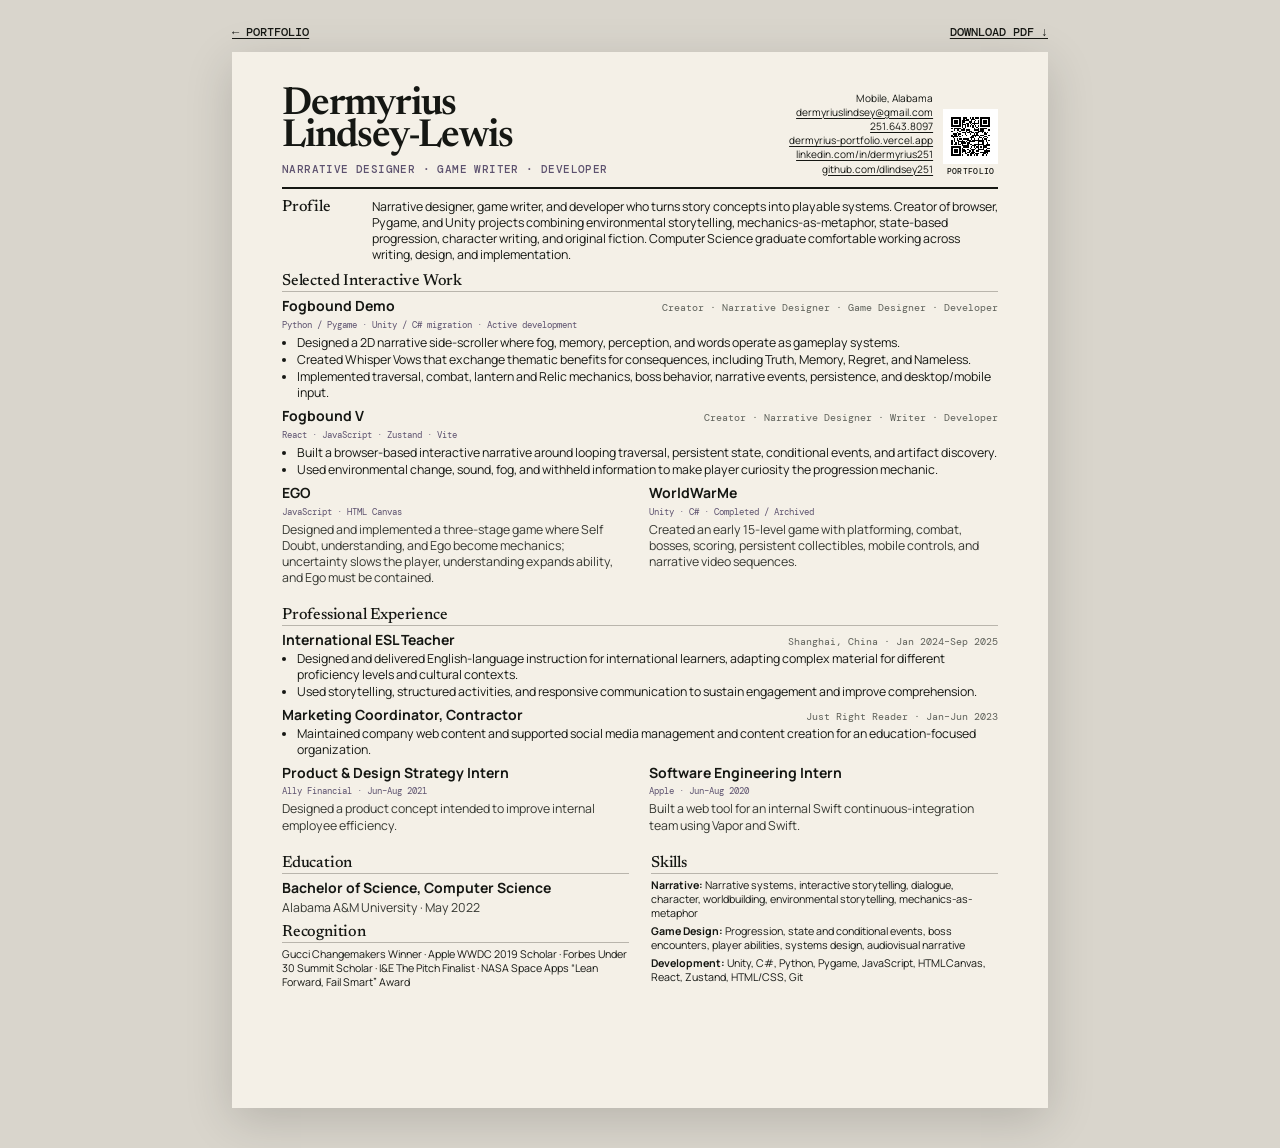
<file: resume.html>
<!doctype html>
<html lang="en">
  <head>
    <meta charset="UTF-8" />
    <meta name="viewport" content="width=device-width, initial-scale=1" />
    <meta name="description" content="Résumé for Dermyrius Lindsey-Lewis, Narrative Designer, Game Writer, and Developer." />
    <title>Résumé — Dermyrius Lindsey-Lewis</title>
    <link rel="preconnect" href="https://fonts.googleapis.com" />
    <link rel="preconnect" href="https://fonts.gstatic.com" crossorigin />
    <link href="https://fonts.googleapis.com/css2?family=DM+Mono:wght@400;500&family=Manrope:wght@400;500;600;700&family=Newsreader:opsz,wght@6..72,500;6..72,600&display=swap" rel="stylesheet" />
    <link rel="stylesheet" href="resume.css" />
  </head>
  <body>
    <div class="page-actions" aria-label="Résumé actions">
      <a href="index.html">← Portfolio</a>
      <a href="Dermyrius-Lindsey-Lewis-Resume.pdf" download>Download PDF ↓</a>
    </div>

    <main class="resume">
      <header class="resume-header">
        <div>
          <h1>Dermyrius<br />Lindsey-Lewis</h1>
          <p class="title">Narrative Designer · Game Writer · Developer</p>
        </div>
        <div class="contact-block">
          <address>
            Mobile, Alabama<br />
            <a href="mailto:dermyriuslindsey@gmail.com">dermyriuslindsey@gmail.com</a><br />
            <a href="tel:+12516438097">251.643.8097</a><br />
            <a href="https://dermyrius-portfolio.vercel.app">dermyrius-portfolio.vercel.app</a><br />
            <a href="https://www.linkedin.com/in/dermyrius251/">linkedin.com/in/dermyrius251</a><br />
            <a href="https://github.com/dlindsey251">github.com/dlindsey251</a>
          </address>
          <a class="portfolio-qr" href="https://dermyrius-portfolio.vercel.app" aria-label="Open Dermyrius Lindsey-Lewis's portfolio">
            <img src="assets/portfolio-qr.svg" alt="QR code for Dermyrius Lindsey-Lewis's portfolio" />
            <span>Portfolio</span>
          </a>
        </div>
      </header>

      <section class="summary">
        <h2>Profile</h2>
        <p>Narrative designer, game writer, and developer who turns story concepts into playable systems. Creator of browser, Pygame, and Unity projects combining environmental storytelling, mechanics-as-metaphor, state-based progression, character writing, and original fiction. Computer Science graduate comfortable working across writing, design, and implementation.</p>
      </section>

      <section>
        <h2>Selected Interactive Work</h2>

        <article class="entry">
          <div class="entry-heading"><h3>Fogbound Demo</h3><span>Creator · Narrative Designer · Game Designer · Developer</span></div>
          <p class="meta">Python / Pygame · Unity / C# migration · Active development</p>
          <ul>
            <li>Designed a 2D narrative side-scroller where fog, memory, perception, and words operate as gameplay systems.</li>
            <li>Created Whisper Vows that exchange thematic benefits for consequences, including Truth, Memory, Regret, and Nameless.</li>
            <li>Implemented traversal, combat, lantern and Relic mechanics, boss behavior, narrative events, persistence, and desktop/mobile input.</li>
          </ul>
        </article>

        <article class="entry">
          <div class="entry-heading"><h3>Fogbound V</h3><span>Creator · Narrative Designer · Writer · Developer</span></div>
          <p class="meta">React · JavaScript · Zustand · Vite</p>
          <ul>
            <li>Built a browser-based interactive narrative around looping traversal, persistent state, conditional events, and artifact discovery.</li>
            <li>Used environmental change, sound, fog, and withheld information to make player curiosity the progression mechanic.</li>
          </ul>
        </article>

        <div class="entry-pair">
          <article class="entry compact">
            <div class="entry-heading"><h3>EGO</h3></div>
            <p class="meta">JavaScript · HTML Canvas</p>
            <p>Designed and implemented a three-stage game where Self Doubt, understanding, and Ego become mechanics; uncertainty slows the player, understanding expands ability, and Ego must be contained.</p>
          </article>
          <article class="entry compact">
            <div class="entry-heading"><h3>WorldWarMe</h3></div>
            <p class="meta">Unity · C# · Completed / Archived</p>
            <p>Created an early 15-level game with platforming, combat, bosses, scoring, persistent collectibles, mobile controls, and narrative video sequences.</p>
          </article>
        </div>
      </section>

      <section>
        <h2>Professional Experience</h2>

        <article class="entry">
          <div class="entry-heading"><h3>International ESL Teacher</h3><span>Shanghai, China · Jan 2024–Sep 2025</span></div>
          <ul>
            <li>Designed and delivered English-language instruction for international learners, adapting complex material for different proficiency levels and cultural contexts.</li>
            <li>Used storytelling, structured activities, and responsive communication to sustain engagement and improve comprehension.</li>
          </ul>
        </article>

        <article class="entry">
          <div class="entry-heading"><h3>Marketing Coordinator, Contractor</h3><span>Just Right Reader · Jan–Jun 2023</span></div>
          <ul><li>Maintained company web content and supported social media management and content creation for an education-focused organization.</li></ul>
        </article>

        <div class="entry-pair">
          <article class="entry compact">
            <div class="entry-heading"><h3>Product & Design Strategy Intern</h3></div>
            <p class="meta">Ally Financial · Jun–Aug 2021</p>
            <p>Designed a product concept intended to improve internal employee efficiency.</p>
          </article>
          <article class="entry compact">
            <div class="entry-heading"><h3>Software Engineering Intern</h3></div>
            <p class="meta">Apple · Jun–Aug 2020</p>
            <p>Built a web tool for an internal Swift continuous-integration team using Vapor and Swift.</p>
          </article>
        </div>
      </section>

      <section class="bottom-grid">
        <div>
          <h2>Education</h2>
          <article class="entry compact">
            <h3>Bachelor of Science, Computer Science</h3>
            <p>Alabama A&amp;M University · May 2022</p>
          </article>

          <h2>Recognition</h2>
          <p class="small-list">Gucci Changemakers Winner · Apple WWDC 2019 Scholar · Forbes Under 30 Summit Scholar · I&amp;E The Pitch Finalist · NASA Space Apps “Lean Forward, Fail Smart” Award</p>
        </div>
        <div>
          <h2>Skills</h2>
          <p class="skill-line"><strong>Narrative:</strong> Narrative systems, interactive storytelling, dialogue, character, worldbuilding, environmental storytelling, mechanics-as-metaphor</p>
          <p class="skill-line"><strong>Game Design:</strong> Progression, state and conditional events, boss encounters, player abilities, systems design, audiovisual narrative</p>
          <p class="skill-line"><strong>Development:</strong> Unity, C#, Python, Pygame, JavaScript, HTML Canvas, React, Zustand, HTML/CSS, Git</p>
        </div>
      </section>
    </main>
  </body>
</html>
</file>
<file: styles.css>
:root {
  --paper: #f2eee5;
  --paper-deep: #e8e1d4;
  --ink: #151713;
  --muted: #65665f;
  --line: rgba(21, 23, 19, 0.18);
  --moss: #304137;
  --violet: #5d526f;
  --serif: "Newsreader", Georgia, serif;
  --sans: "Manrope", Arial, sans-serif;
  --mono: "DM Mono", monospace;
}

* { box-sizing: border-box; }
html { scroll-behavior: smooth; }
body { margin: 0; background: var(--paper); color: var(--ink); font-family: var(--sans); line-height: 1.6; }
a { color: inherit; }
img { display: block; max-width: 100%; }
.skip-link { position: fixed; left: 1rem; top: -5rem; z-index: 99; padding: .7rem 1rem; background: var(--ink); color: white; }
.skip-link:focus { top: 1rem; }

.site-header { position: sticky; top: 0; z-index: 50; height: 76px; display: flex; align-items: center; justify-content: space-between; padding: 0 clamp(1.25rem, 4vw, 4.5rem); background: rgba(242,238,229,.9); border-bottom: 1px solid var(--line); backdrop-filter: blur(16px); }
.wordmark { display: flex; align-items: center; gap: .8rem; text-decoration: none; font-weight: 700; letter-spacing: -.02em; }
.wordmark > span:first-child { display: grid; place-items: center; width: 38px; height: 38px; color: var(--paper); background: var(--ink); border-radius: 50%; font-family: var(--serif); font-size: 1.1rem; }
.site-header nav { display: flex; gap: 2rem; }
.site-header nav a { text-decoration: none; font-size: .82rem; font-weight: 600; text-transform: uppercase; letter-spacing: .08em; }
.site-header nav a:hover { color: var(--violet); }
.menu-toggle { display: none; border: 0; background: none; font: 600 .85rem var(--sans); text-transform: uppercase; letter-spacing: .08em; }

.hero { min-height: calc(100vh - 76px); display: grid; grid-template-columns: minmax(0, 1.5fr) minmax(260px, .5fr); align-items: end; gap: 5vw; padding: clamp(5rem, 11vw, 10rem) clamp(1.25rem, 7vw, 8rem) clamp(3rem, 7vw, 6rem); }
.eyebrow { margin: 0 0 1.3rem; font: 500 .76rem var(--mono); letter-spacing: .12em; text-transform: uppercase; color: var(--muted); }
.hero h1 { max-width: 980px; margin: 0; font: 500 clamp(4rem, 9.5vw, 9rem)/.88 var(--serif); letter-spacing: -.065em; }
.hero h1 em { color: var(--violet); font-weight: 500; }
.hero-intro { max-width: 700px; margin: 2.5rem 0; font-size: clamp(1.1rem, 1.7vw, 1.45rem); line-height: 1.55; }
.hero-actions, .contact-actions { display: flex; flex-wrap: wrap; gap: .8rem; align-items: center; }
.button { display: inline-flex; align-items: center; justify-content: center; min-height: 48px; padding: .8rem 1.25rem; border: 1px solid var(--ink); text-decoration: none; font-size: .78rem; font-weight: 700; letter-spacing: .08em; text-transform: uppercase; transition: transform .2s, background .2s, color .2s; }
.button:hover { transform: translateY(-2px); }
.button-dark { background: var(--ink); color: var(--paper); }
.button-light { background: transparent; }
.hero-note { align-self: end; padding: 1.5rem 0 0; border-top: 1px solid var(--ink); }
.hero-note .note-number { font: .72rem var(--mono); color: var(--muted); }
.hero-note p { margin: 1rem 0 0; font: 500 clamp(1.15rem, 1.8vw, 1.55rem)/1.2 var(--serif); }

.work-section { padding: 7rem clamp(1.25rem, 7vw, 8rem); background: var(--ink); color: var(--paper); }
.section-heading { max-width: 780px; margin-bottom: clamp(4rem, 8vw, 8rem); }
.section-heading h2, .about-title h2, .contact-section h2 { margin: 0; font: 500 clamp(3rem, 6vw, 6rem)/.95 var(--serif); letter-spacing: -.05em; }
.section-heading > p:last-child { max-width: 650px; margin-top: 1.5rem; color: var(--muted); }
.work-section .eyebrow { color: #aaa99f; }
.project { display: grid; grid-template-columns: minmax(0, 1.25fr) minmax(320px, .75fr); gap: clamp(2.5rem, 7vw, 8rem); align-items: center; margin-bottom: clamp(7rem, 14vw, 14rem); }
.project:last-child { margin-bottom: 2rem; }
.project-reverse .project-visual { order: 2; }
.project-reverse .project-copy { order: 1; }
.project-visual { position: relative; overflow: hidden; min-height: 520px; background: #080a08; color: white; text-decoration: none; }
.project-visual > img:not(.demo-layer,.demo-character,.demo-beast) { width: 100%; height: 100%; min-height: 520px; object-fit: cover; transition: transform .8s cubic-bezier(.2,.7,.2,1); }
.project-visual:hover > img:not(.demo-layer,.demo-character,.demo-beast) { transform: scale(1.025); }
.visual-label { position: absolute; left: 1rem; bottom: 1rem; z-index: 10; padding: .45rem .7rem; background: rgba(8,10,8,.78); border: 1px solid rgba(255,255,255,.25); font: .67rem var(--mono); letter-spacing: .06em; text-transform: uppercase; backdrop-filter: blur(8px); }
.project-index { margin-bottom: 3rem; color: #8e8e86; font: .75rem var(--mono); }
.project-type { color: #aaa99f; font: .72rem var(--mono); text-transform: uppercase; letter-spacing: .1em; }
.project-copy h3 { margin: .5rem 0 1rem; font: 500 clamp(3.2rem, 6vw, 6rem)/.9 var(--serif); letter-spacing: -.045em; }
.project-question { margin: 1.4rem 0; font: 500 clamp(1.45rem, 2.2vw, 2rem)/1.2 var(--serif); color: #ded8cd; }
.project-copy > p:not(.project-type,.project-question) { color: #aaa99f; }
.tags { display: flex; flex-wrap: wrap; gap: .5rem; padding: 0; margin: 1.8rem 0; list-style: none; }
.tags li { padding: .35rem .65rem; border: 1px solid rgba(242,238,229,.25); font: .66rem var(--mono); text-transform: uppercase; letter-spacing: .05em; }
.project-links { display: flex; flex-wrap: wrap; gap: 1.5rem; }
.project-links a { text-underline-offset: .35rem; font-size: .78rem; font-weight: 700; text-transform: uppercase; letter-spacing: .07em; }
.project-links a:hover { color: #c8b8e0; }
.demo-scene { isolation: isolate; min-height: 600px; }
.demo-layer { position: absolute; inset: 0; width: 100%; height: 100%; object-fit: cover; image-rendering: pixelated; }
.demo-far { z-index: 1; opacity: .8; }
.demo-mid { z-index: 2; opacity: .85; }
.demo-front { z-index: 3; }
.demo-character { position: absolute; z-index: 5; width: clamp(90px, 16%, 150px); left: 26%; bottom: 16%; image-rendering: pixelated; filter: drop-shadow(0 10px 10px #000); transform: scale(2.2); }
.demo-beast { position: absolute; z-index: 4; width: clamp(85px, 15%, 145px); right: 17%; bottom: 23%; image-rendering: pixelated; opacity: .66; transform: scale(2); filter: drop-shadow(0 0 16px rgba(202,195,232,.5)); }
.demo-scene::after { content: ""; position: absolute; inset: 0; z-index: 6; background: linear-gradient(180deg, rgba(15,17,19,.05), rgba(15,17,19,.2)), radial-gradient(circle at 70% 40%, rgba(166,151,190,.2), transparent 35%); pointer-events: none; }
.ego-visual { background: #d8d5cc; }
.ego-visual > img { object-position: center; }
.worldwarme-visual > img { object-fit: contain !important; padding: 3rem; background: #050505; }
.project-compact .project-visual { min-height: 430px; }
.project-compact .project-visual > img { min-height: 430px !important; }
.worldwarme-media { grid-column: 1 / -1; order: 3; padding-top: clamp(2rem, 4vw, 4rem); border-top: 1px solid rgba(242,238,229,.2); }
.worldwarme-media-heading { display: grid; grid-template-columns: minmax(220px,.55fr) minmax(320px,1fr); column-gap: clamp(2rem,7vw,8rem); align-items: end; margin-bottom: 2rem; }
.worldwarme-media-heading .project-type { grid-column: 1; }
.worldwarme-media-heading h4 { grid-column: 2; grid-row: 1 / span 2; margin: 0; font: 500 clamp(2rem,4vw,4rem)/.95 var(--serif); letter-spacing: -.035em; }
.worldwarme-media-heading > p:last-child { grid-column: 2; margin: 1rem 0 0; color: #aaa99f; }
.worldwarme-video-grid { display: grid; grid-template-columns: repeat(3,minmax(0,1fr)); gap: 1px; background: rgba(242,238,229,.2); border: 1px solid rgba(242,238,229,.2); }
.worldwarme-video-grid figure { margin: 0; padding: 1rem; background: #10120f; }
.worldwarme-video-grid video { display: block; width: 100%; aspect-ratio: 16 / 9; background: #000; object-fit: contain; }
.worldwarme-video-grid figcaption { display: flex; justify-content: space-between; gap: 1rem; padding-top: .8rem; color: #ded8cd; font: .67rem var(--mono); letter-spacing: .06em; text-transform: uppercase; }
.worldwarme-video-grid figcaption span { color: #777970; }

.writing-section { padding: clamp(6rem, 10vw, 10rem) clamp(1.25rem, 7vw, 8rem); }
.writing-grid { display: grid; grid-template-columns: repeat(3, 1fr); border-top: 1px solid var(--line); border-left: 1px solid var(--line); }
.writing-card { min-height: 380px; display: flex; flex-direction: column; padding: clamp(1.5rem, 3vw, 3rem); border-right: 1px solid var(--line); border-bottom: 1px solid var(--line); }
.sample-number { font: .7rem var(--mono); color: var(--muted); }
.writing-card h3 { margin: 4rem 0 .5rem; font: 500 clamp(2rem, 3vw, 3.2rem)/1 var(--serif); letter-spacing: -.03em; }
.sample-focus { color: var(--violet); font: .7rem/1.6 var(--mono); text-transform: uppercase; }
.writing-card > p:last-of-type { color: var(--muted); }
.pending-link, .sample-link { margin-top: auto; padding-top: 2rem; font: .68rem var(--mono); text-transform: uppercase; color: var(--muted); }
.sample-link { width: fit-content; color: var(--ink); font-weight: 500; text-underline-offset: .35rem; transition: color .2s; }
.sample-link:hover { color: var(--violet); }

.about-section { display: grid; grid-template-columns: .8fr 1.2fr; gap: 8vw; padding: clamp(6rem, 12vw, 12rem) clamp(1.25rem, 7vw, 8rem); background: var(--paper-deep); }
.about-copy > p { max-width: 760px; margin: 0 0 1.4rem; font-size: clamp(1.15rem, 1.8vw, 1.55rem); }
.skill-columns { display: grid; grid-template-columns: repeat(3, 1fr); gap: 2rem; margin-top: 4rem; padding-top: 2rem; border-top: 1px solid var(--line); }
.skill-columns h3 { font: 500 1.3rem var(--serif); }
.skill-columns p { color: var(--muted); font-size: .85rem; line-height: 1.9; }

.contact-section { min-height: 70vh; display: flex; flex-direction: column; justify-content: center; padding: clamp(6rem, 12vw, 12rem) clamp(1.25rem, 7vw, 8rem); background: var(--moss); color: var(--paper); }
.contact-section h2 { max-width: 1000px; margin-bottom: 3rem; }
.contact-section .button { border-color: var(--paper); }
.resume-note { color: #c4c8c1; font-size: .82rem; }
footer { display: flex; justify-content: space-between; padding: 1.5rem clamp(1.25rem, 4vw, 4.5rem); background: var(--ink); color: #aaa99f; font: .68rem var(--mono); text-transform: uppercase; }
footer a { color: inherit; }

.reveal { opacity: 0; transform: translateY(24px); transition: opacity .7s ease, transform .7s ease; }
.reveal.visible { opacity: 1; transform: none; }
@media (prefers-reduced-motion: reduce) { html { scroll-behavior: auto; } .reveal { opacity: 1; transform: none; transition: none; } * { animation: none !important; } }

@media (max-width: 900px) {
  .hero { grid-template-columns: 1fr; align-items: center; }
  .hero-note { max-width: 520px; }
  .project, .project-reverse { grid-template-columns: 1fr; }
  .project-reverse .project-visual, .project-reverse .project-copy { order: initial; }
  .project-visual, .project-visual > img:not(.demo-layer,.demo-character,.demo-beast) { min-height: 480px; }
  .project-index { margin-bottom: 1.5rem; }
  .worldwarme-media-heading { grid-template-columns: 1fr; }
  .worldwarme-media-heading .project-type, .worldwarme-media-heading h4, .worldwarme-media-heading > p:last-child { grid-column: 1; grid-row: auto; }
  .worldwarme-video-grid { grid-template-columns: 1fr; }
  .writing-grid { grid-template-columns: 1fr; }
  .writing-card { min-height: 310px; }
  .about-section { grid-template-columns: 1fr; }
}

@media (max-width: 680px) {
  .site-header { height: 66px; }
  .wordmark-name { display: none; }
  .menu-toggle { display: block; }
  .site-header nav { position: absolute; left: 0; right: 0; top: 66px; display: none; flex-direction: column; gap: 0; padding: .8rem 1.25rem 1.25rem; background: var(--paper); border-bottom: 1px solid var(--line); }
  .site-header nav.open { display: flex; }
  .site-header nav a { padding: .85rem 0; }
  .hero { min-height: calc(100vh - 66px); padding-top: 5rem; }
  .hero h1 { font-size: clamp(3.4rem, 17vw, 5.5rem); }
  .project-visual, .demo-scene, .project-compact .project-visual, .project-visual > img:not(.demo-layer,.demo-character,.demo-beast), .project-compact .project-visual > img { min-height: 390px !important; }
  .demo-character { left: 22%; bottom: 18%; transform: scale(2.5); }
  .demo-beast { right: 12%; transform: scale(2.3); }
  .skill-columns { grid-template-columns: 1fr; gap: .5rem; }
  footer { flex-direction: column; gap: .5rem; }
}
</file>
<file: resume.css>
:root { --paper:#f4f0e7; --ink:#151713; --muted:#5f625b; --line:#b9b5ac; --violet:#5d526f; --serif:"Newsreader",Georgia,serif; --sans:"Manrope",Arial,sans-serif; --mono:"DM Mono",monospace; }
* { box-sizing: border-box; }
body { margin:0; background:#d9d5cc; color:var(--ink); font-family:var(--sans); font-size:9.25pt; line-height:1.31; }
a { color:inherit; text-underline-offset:2px; }
.page-actions { width:8.5in; display:flex; justify-content:space-between; margin:24px auto 12px; font:500 9pt var(--mono); text-transform:uppercase; }
.resume { width:8.5in; min-height:11in; margin:0 auto 40px; padding:.4in .52in; background:var(--paper); box-shadow:0 12px 45px rgba(0,0,0,.16); }
.resume-header { display:grid; grid-template-columns:1fr auto; gap:28px; align-items:end; padding-bottom:11px; border-bottom:2px solid var(--ink); }
h1 { margin:0; font:600 29pt/.82 var(--serif); letter-spacing:-1.2px; }
.title { margin:8px 0 0; color:var(--violet); font:500 8.3pt var(--mono); text-transform:uppercase; letter-spacing:.4px; }
address { font-style:normal; font-size:7.6pt; line-height:1.4; text-align:right; }
.contact-block { display:flex; align-items:flex-end; gap:10px; }
.portfolio-qr { display:flex; flex-direction:column; align-items:center; gap:2px; font:500 5.8pt var(--mono); text-decoration:none; text-transform:uppercase; letter-spacing:.35px; }
.portfolio-qr img { display:block; width:55px; height:55px; padding:3px; background:#fff; }
section { margin-top:10px; }
h2 { margin:0 0 5px; padding-bottom:2px; border-bottom:1px solid var(--line); font:500 12pt var(--serif); letter-spacing:-.2px; }
h3 { margin:0; font-size:10.5pt; line-height:1.25; }
p { margin:4px 0; }
.summary { display:grid; grid-template-columns:78px 1fr; gap:12px; }
.summary h2 { border:0; }
.summary p { margin:0; }
.entry { margin:0 0 6px; break-inside:avoid; }
.entry-heading { display:flex; justify-content:space-between; align-items:baseline; gap:18px; }
.entry-heading span { color:var(--muted); font:7.2pt var(--mono); text-align:right; }
.meta { color:var(--violet); font:7pt var(--mono); }
ul { margin:2px 0 0; padding-left:15px; }
li { margin:1px 0; }
.entry-pair { display:grid; grid-template-columns:1fr 1fr; gap:18px; }
.compact { margin-bottom:7px; }
.compact p:not(.meta) { color:#363832; }
.bottom-grid { display:grid; grid-template-columns:1fr 1fr; gap:22px; }
.bottom-grid h2:not(:first-child) { margin-top:8px; }
.small-list, .skill-line { font-size:8pt; }
.skill-line { margin-bottom:4px; }
@page { size:Letter; margin:0; }
@media print { body { background:white; } .page-actions { display:none; } .resume { margin:0; box-shadow:none; } a { text-decoration:none; } }
@media screen and (max-width:850px) { body { background:var(--paper); } .page-actions,.resume { width:100%; } .page-actions { padding:0 18px; } .resume { min-height:0; margin:0; padding:28px 22px; box-shadow:none; } .resume-header,.summary,.entry-pair,.bottom-grid { grid-template-columns:1fr; } .contact-block { justify-content:space-between; align-items:flex-start; } address { text-align:left; } .entry-heading { align-items:flex-start; flex-direction:column; gap:2px; } .entry-heading span { text-align:left; } }
</file>
